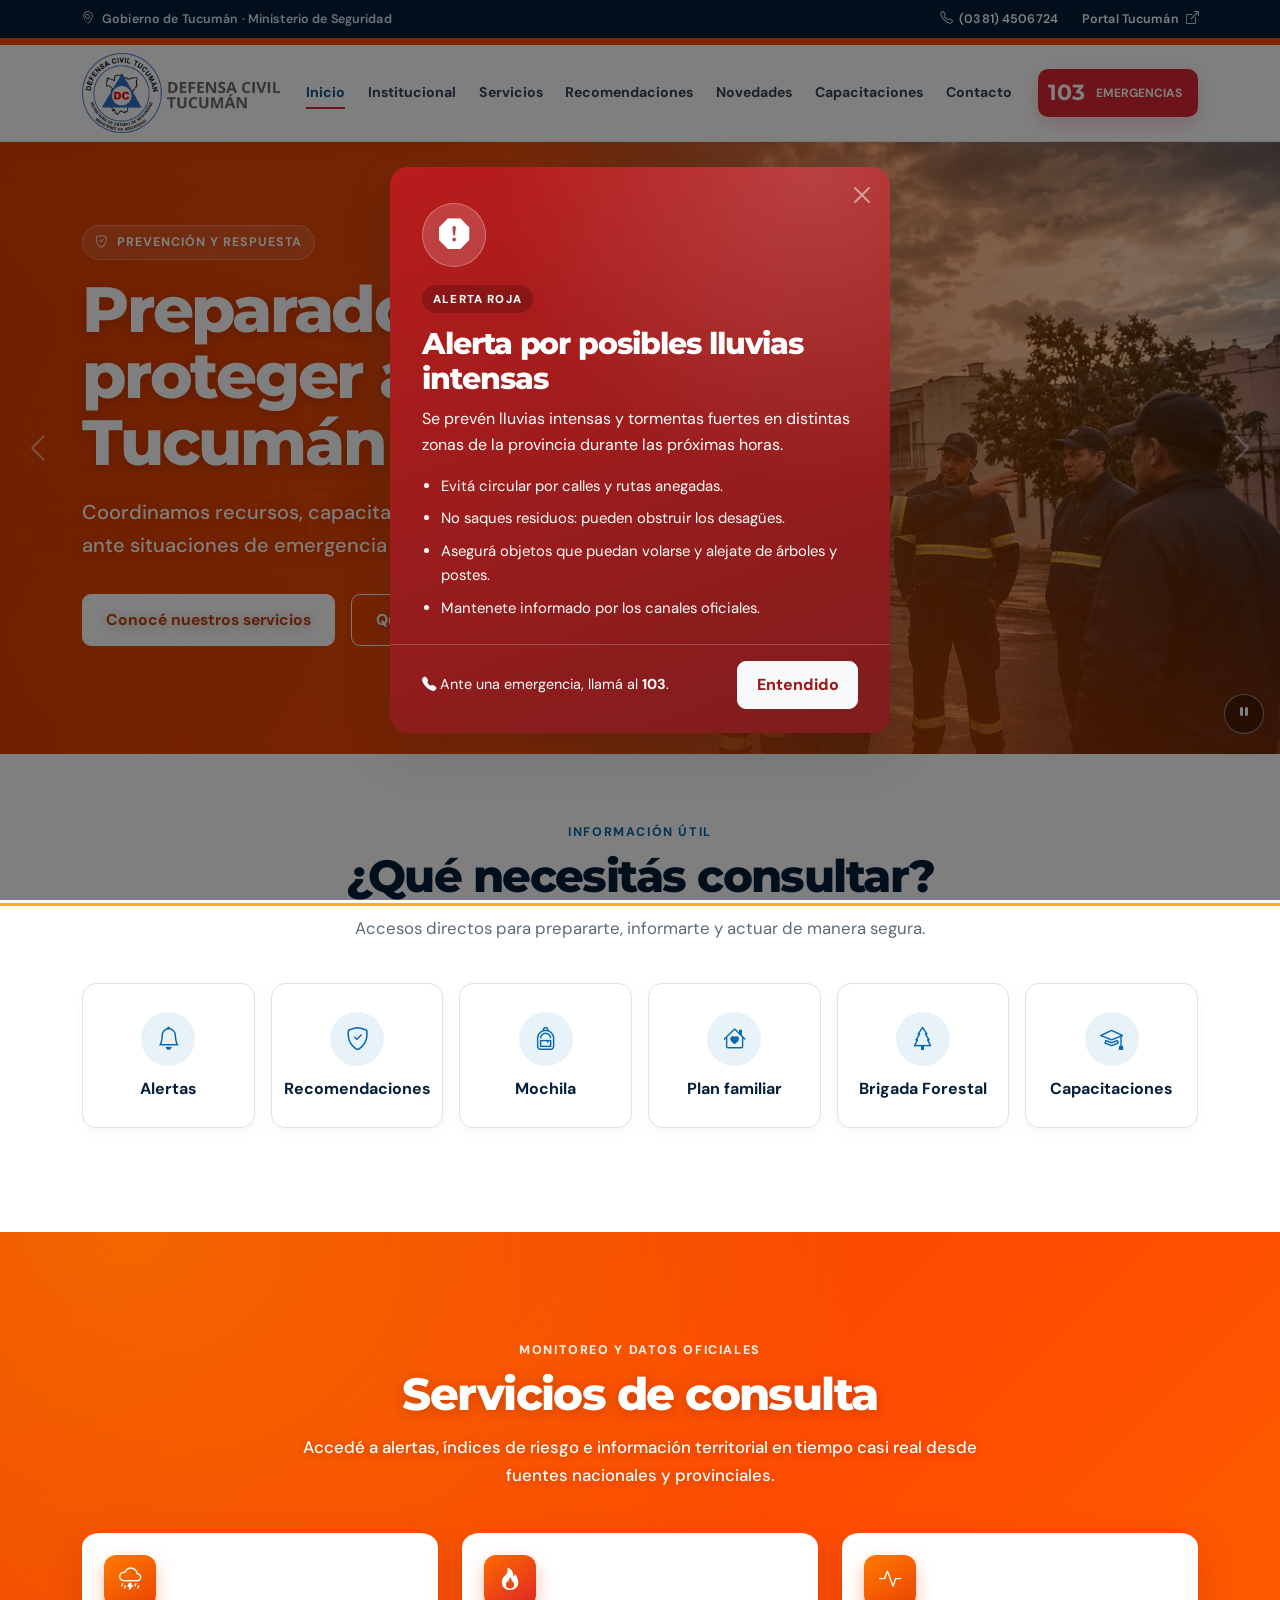
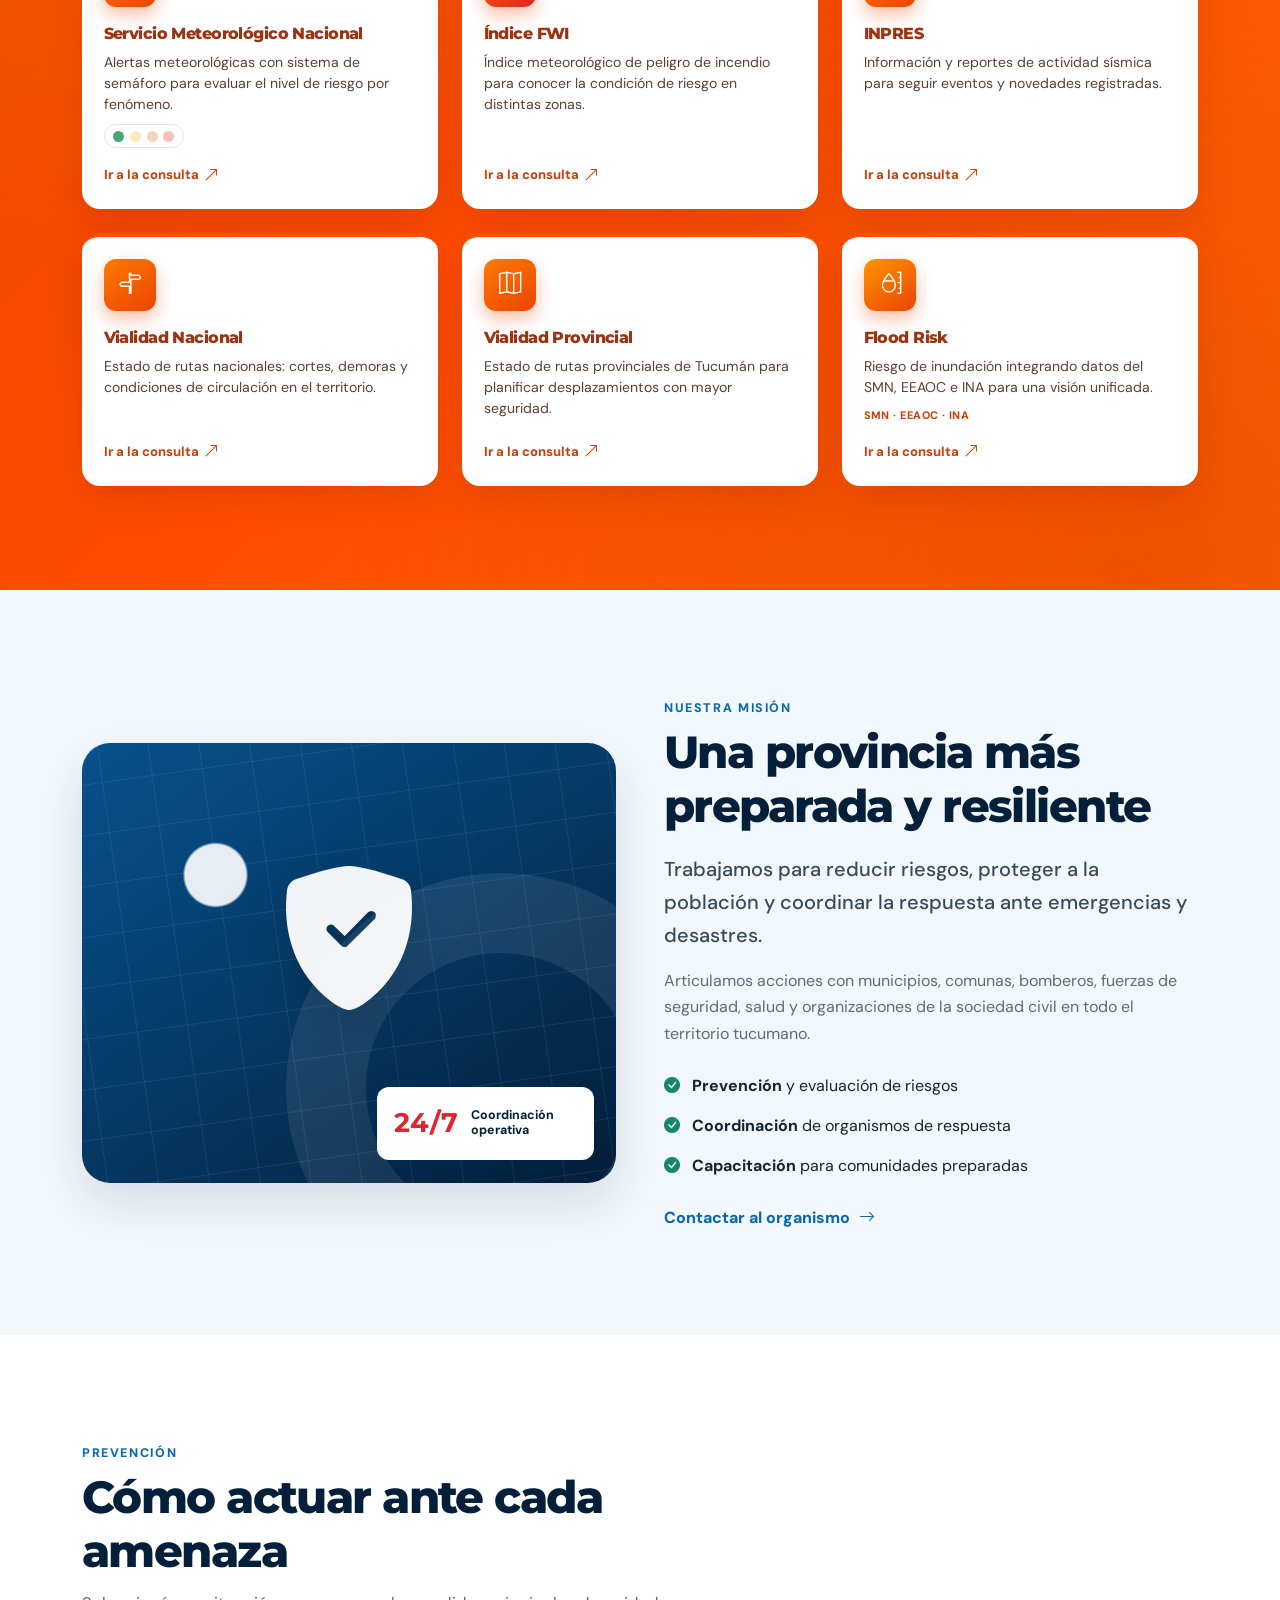
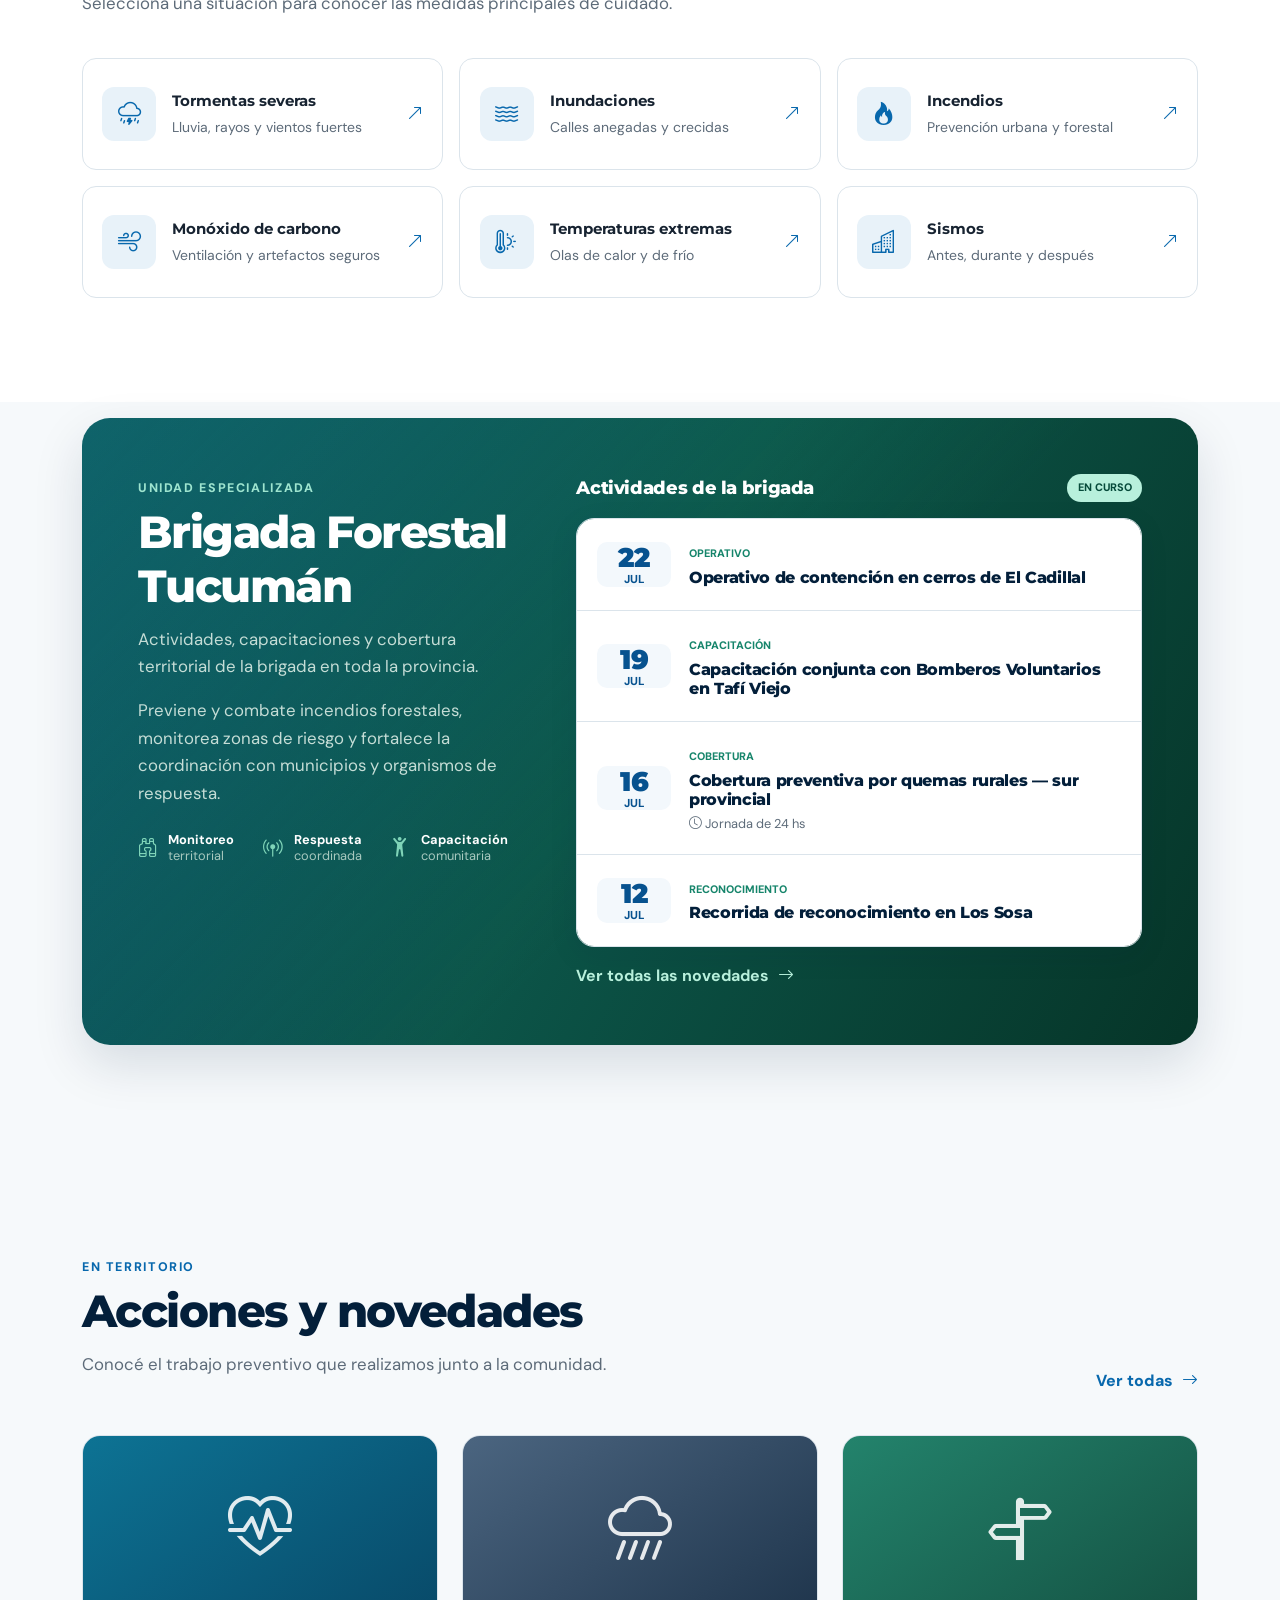
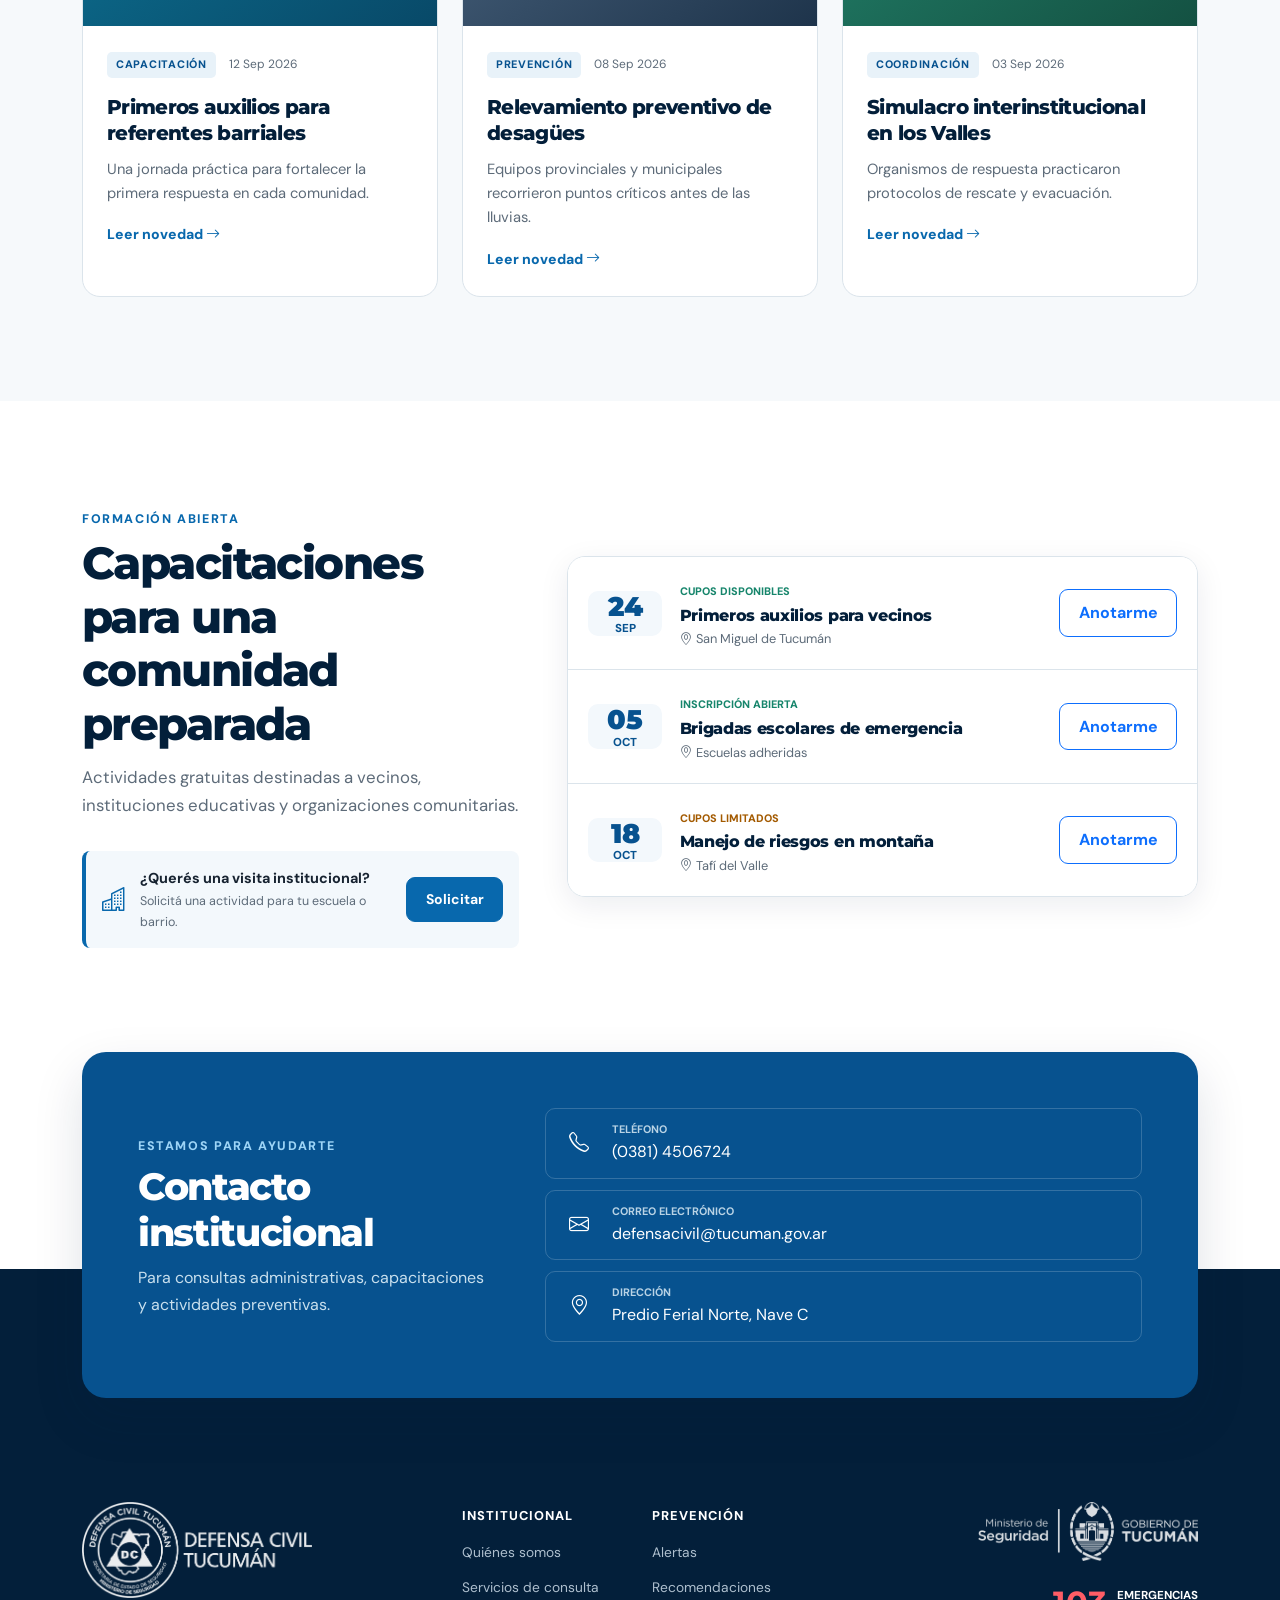
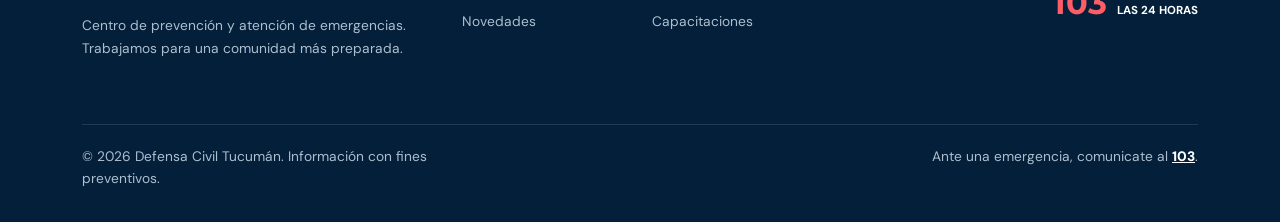
<file: index.html>
<!doctype html>
<html lang="es">
<head>
  <meta charset="utf-8">
  <meta name="viewport" content="width=device-width, initial-scale=1">
  <!-- Actualizar SITE_URL al publicar en producción (canonical, Open Graph, JSON-LD, sitemap). -->
  <!-- SITE_URL: https://defensacivil.tucuman.gob.ar -->

  <title>Defensa Civil Tucumán | Prevención, alertas y emergencias</title>
  <meta name="description" content="Portal oficial de Defensa Civil Tucumán: alertas SMN, índice FWI, prevención de riesgos, Brigada Forestal, capacitaciones y contacto. Ante una emergencia, llamá al 103.">
  <meta name="keywords" content="Defensa Civil Tucumán, emergencias, prevención, alertas meteorológicas, SMN, Brigada Forestal, inundaciones, incendios, sismos, capacitaciones, 103">
  <meta name="author" content="Defensa Civil — Gobierno de Tucumán">
  <meta name="robots" content="index, follow, max-image-preview:large, max-snippet:-1, max-video-preview:-1">
  <meta name="googlebot" content="index, follow">
  <meta name="referrer" content="strict-origin-when-cross-origin">
  <meta name="format-detection" content="telephone=yes">
  <meta name="theme-color" content="#ff4d00">
  <meta name="color-scheme" content="light">
  <meta name="application-name" content="Defensa Civil Tucumán">
  <meta name="apple-mobile-web-app-title" content="Defensa Civil">
  <meta name="apple-mobile-web-app-capable" content="yes">
  <meta name="mobile-web-app-capable" content="yes">

  <meta name="geo.region" content="AR-T">
  <meta name="geo.placename" content="San Miguel de Tucumán, Tucumán, Argentina">
  <meta name="geo.position" content="-26.8083;-65.2176">
  <meta name="ICBM" content="-26.8083, -65.2176">

  <link rel="canonical" href="https://defensacivil.tucuman.gob.ar/">
  <link rel="alternate" hreflang="es-AR" href="https://defensacivil.tucuman.gob.ar/">
  <link rel="alternate" hreflang="x-default" href="https://defensacivil.tucuman.gob.ar/">

  <link rel="manifest" href="manifest.webmanifest">
  <link rel="icon" href="img/pwa/favicon-32.png" type="image/png" sizes="32x32">
  <link rel="icon" href="img/pwa/icon-192.png" type="image/png" sizes="192x192">
  <link rel="apple-touch-icon" href="img/pwa/apple-touch-icon.png" sizes="180x180">

  <meta property="og:locale" content="es_AR">
  <meta property="og:type" content="website">
  <meta property="og:site_name" content="Defensa Civil Tucumán">
  <meta property="og:title" content="Defensa Civil Tucumán | Prevención, alertas y emergencias">
  <meta property="og:description" content="Información oficial para una comunidad preparada: consultas SMN y FWI, recomendaciones ante riesgos, novedades y capacitaciones. Emergencias: 103.">
  <meta property="og:url" content="https://defensacivil.tucuman.gob.ar/">
  <meta property="og:image" content="https://defensacivil.tucuman.gob.ar/img/hero-respuesta-emergencias.png">
  <meta property="og:image:secure_url" content="https://defensacivil.tucuman.gob.ar/img/hero-respuesta-emergencias.png">
  <meta property="og:image:type" content="image/png">
  <meta property="og:image:alt" content="Equipo de Defensa Civil Tucumán en operativo de respuesta ante emergencias">

  <meta name="twitter:card" content="summary_large_image">
  <meta name="twitter:title" content="Defensa Civil Tucumán | Prevención, alertas y emergencias">
  <meta name="twitter:description" content="Alertas, prevención y servicios de consulta para Tucumán. Ante una emergencia, llamá al 103 las 24 horas.">
  <meta name="twitter:image" content="https://defensacivil.tucuman.gob.ar/img/hero-respuesta-emergencias.png">
  <meta name="twitter:image:alt" content="Defensa Civil Tucumán — prevención y atención de emergencias">

  <script type="application/ld+json">
  {
    "@context": "https://schema.org",
    "@graph": [
      {
        "@type": "WebSite",
        "@id": "https://defensacivil.tucuman.gob.ar/#website",
        "url": "https://defensacivil.tucuman.gob.ar/",
        "name": "Defensa Civil Tucumán",
        "description": "Portal institucional de prevención, alertas y atención de emergencias de la Provincia de Tucumán.",
        "inLanguage": "es-AR",
        "publisher": { "@id": "https://defensacivil.tucuman.gob.ar/#organization" }
      },
      {
        "@type": "WebPage",
        "@id": "https://defensacivil.tucuman.gob.ar/#webpage",
        "url": "https://defensacivil.tucuman.gob.ar/",
        "name": "Defensa Civil Tucumán | Prevención, alertas y emergencias",
        "description": "Información oficial sobre prevención de riesgos, servicios de consulta, Brigada Forestal, novedades y capacitaciones.",
        "isPartOf": { "@id": "https://defensacivil.tucuman.gob.ar/#website" },
        "about": { "@id": "https://defensacivil.tucuman.gob.ar/#organization" },
        "inLanguage": "es-AR"
      },
      {
        "@type": "GovernmentOrganization",
        "@id": "https://defensacivil.tucuman.gob.ar/#organization",
        "name": "Defensa Civil Tucumán",
        "alternateName": "Defensa Civil — Provincia de Tucumán",
        "url": "https://defensacivil.tucuman.gob.ar/",
        "logo": {
          "@type": "ImageObject",
          "url": "https://defensacivil.tucuman.gob.ar/img/logo_DC_conletra.png"
        },
        "image": "https://defensacivil.tucuman.gob.ar/img/hero-respuesta-emergencias.png",
        "description": "Organismo provincial de prevención y coordinación ante emergencias y desastres.",
        "email": "defensacivil@tucuman.gov.ar",
        "telephone": "+54-381-4506724",
        "address": {
          "@type": "PostalAddress",
          "streetAddress": "Predio Ferial Norte, Nave C",
          "addressLocality": "San Miguel de Tucumán",
          "addressRegion": "Tucumán",
          "addressCountry": "AR"
        },
        "areaServed": {
          "@type": "AdministrativeArea",
          "name": "Provincia de Tucumán"
        },
        "parentOrganization": {
          "@type": "GovernmentOrganization",
          "name": "Gobierno de Tucumán — Ministerio de Seguridad"
        },
        "contactPoint": [
          {
            "@type": "ContactPoint",
            "contactType": "customer service",
            "telephone": "+54-381-4506724",
            "email": "defensacivil@tucuman.gov.ar",
            "areaServed": "AR-T",
            "availableLanguage": ["es"]
          },
          {
            "@type": "ContactPoint",
            "contactType": "emergency",
            "telephone": "103",
            "areaServed": "AR-T",
            "availableLanguage": ["es"],
            "hoursAvailable": {
              "@type": "OpeningHoursSpecification",
              "dayOfWeek": [
                "Monday", "Tuesday", "Wednesday", "Thursday", "Friday", "Saturday", "Sunday"
              ],
              "opens": "00:00",
              "closes": "23:59"
            }
          }
        ]
      }
    ]
  }
  </script>

  <link rel="preconnect" href="https://fonts.googleapis.com">
  <link rel="preconnect" href="https://fonts.gstatic.com" crossorigin>
  <link href="https://fonts.googleapis.com/css2?family=DM+Sans:wght@400;500;600;700&family=Montserrat:wght@700;800&display=swap" rel="stylesheet">
  <link href="https://cdn.jsdelivr.net/npm/bootstrap@5.3.8/dist/css/bootstrap.min.css" rel="stylesheet">
  <link href="https://cdn.jsdelivr.net/npm/bootstrap-icons@1.13.1/font/bootstrap-icons.min.css" rel="stylesheet">
  <link href="css/styles.css" rel="stylesheet">
</head>
<body data-bs-spy="scroll" data-bs-target="#mainNav" data-bs-root-margin="-120px 0px -55%">
  <a class="skip-link" href="#contenido">Saltar al contenido principal</a>

  <header>
    <div class="service-bar">
      <div class="container d-flex align-items-center justify-content-between gap-3">
        <p class="mb-0 d-none d-md-flex align-items-center gap-2">
          <i class="bi bi-geo-alt" aria-hidden="true"></i>
          <span>Gobierno de Tucumán · Ministerio de Seguridad</span>
        </p>
        <div class="service-links ms-auto">
          <a href="tel:+543814506724" class="d-none d-sm-inline-flex">
            <i class="bi bi-telephone" aria-hidden="true"></i> (0381) 4506724
          </a>
          <a href="https://www.tucuman.gob.ar/" target="_blank" rel="noopener">
            Portal Tucumán <i class="bi bi-box-arrow-up-right" aria-hidden="true"></i>
          </a>
        </div>
      </div>
    </div>

    <nav id="mainNav" class="navbar navbar-expand-lg bg-white sticky-top" aria-label="Navegación principal">
      <div class="container">
        <a class="navbar-brand" href="#inicio" aria-label="Defensa Civil Tucumán, inicio">
          <img src="img/logo_DC_conletra.png" alt="Defensa Civil Tucumán" width="308" height="118">
        </a>
        <div class="d-flex align-items-center gap-2 order-lg-2">
          <a class="emergency-btn d-none d-sm-inline-flex" href="tel:103" aria-label="Llamar al 103, emergencias">
            <span class="emergency-number">103</span>
            <span>Emergencias</span>
          </a>
          <button class="navbar-toggler" type="button" data-bs-toggle="collapse" data-bs-target="#navbarContent" aria-controls="navbarContent" aria-expanded="false" aria-label="Abrir menú">
            <span class="navbar-toggler-icon"></span>
          </button>
        </div>
        <div class="collapse navbar-collapse" id="navbarContent">
          <ul class="navbar-nav ms-auto me-lg-3">
            <li class="nav-item"><a class="nav-link active" href="#inicio">Inicio</a></li>
            <li class="nav-item"><a class="nav-link" href="#institucional">Institucional</a></li>
            <li class="nav-item"><a class="nav-link" href="#consultas">Servicios</a></li>
            <li class="nav-item"><a class="nav-link" href="#recomendaciones">Recomendaciones</a></li>
            <li class="nav-item"><a class="nav-link" href="#novedades">Novedades</a></li>
            <li class="nav-item"><a class="nav-link" href="#capacitaciones">Capacitaciones</a></li>
            <li class="nav-item"><a class="nav-link" href="#contacto">Contacto</a></li>
          </ul>
        </div>
      </div>
    </nav>
  </header>

  <main id="contenido">
    <section id="inicio" class="hero-section" aria-labelledby="hero-title">
      <div id="heroCarousel" class="carousel slide carousel-fade" data-bs-ride="carousel" data-bs-interval="8000">
        <div class="carousel-indicators">
          <button type="button" data-bs-target="#heroCarousel" data-bs-slide-to="0" class="active" aria-current="true" aria-label="Operativos de emergencia"></button>
          <button type="button" data-bs-target="#heroCarousel" data-bs-slide-to="1" aria-label="Prevención comunitaria"></button>
          <button type="button" data-bs-target="#heroCarousel" data-bs-slide-to="2" aria-label="Brigada Forestal"></button>
        </div>
        <div class="carousel-inner">
          <article class="carousel-item active">
            <img src="img/hero-respuesta-emergencias.png" class="hero-image" alt="Equipo de respuesta coordinando un operativo preventivo luego de una tormenta">
            <div class="hero-overlay"></div>
            <div class="container hero-content">
              <div class="hero-copy">
                <span class="eyebrow"><i class="bi bi-shield-check" aria-hidden="true"></i> Prevención y respuesta</span>
                <h1 id="hero-title">Preparados para proteger a Tucumán</h1>
                <p>Coordinamos recursos, capacitamos a la comunidad y actuamos ante situaciones de emergencia en toda la provincia.</p>
                <div class="d-flex flex-wrap gap-3">
                  <a class="btn btn-primary btn-lg" href="#consultas">Conocé nuestros servicios</a>
                  <a class="btn btn-outline-light btn-lg" href="#institucional">Quiénes somos</a>
                </div>
              </div>
            </div>
          </article>
          <article class="carousel-item">
            <img src="img/hero-prevencion-comunidad.png" class="hero-image" alt="Capacitación comunitaria para preparar una mochila de emergencia">
            <div class="hero-overlay"></div>
            <div class="container hero-content">
              <div class="hero-copy">
                <span class="eyebrow"><i class="bi bi-people" aria-hidden="true"></i> Comunidad preparada</span>
                <h2>La prevención empieza antes</h2>
                <p>Aprendé a organizar tu mochila de emergencia y un plan familiar para saber cómo actuar cuando más importa.</p>
                <a class="btn btn-primary btn-lg" href="#recomendaciones">Ver recomendaciones</a>
              </div>
            </div>
          </article>
          <article class="carousel-item">
            <img src="img/hero-brigada-forestal.png" class="hero-image" alt="Brigadistas forestales realizando tareas preventivas en los cerros tucumanos">
            <div class="hero-overlay"></div>
            <div class="container hero-content">
              <div class="hero-copy">
                <span class="eyebrow"><i class="bi bi-tree" aria-hidden="true"></i> Cuidamos nuestro territorio</span>
                <h2>Brigada Forestal Tucumán</h2>
                <p>Prevención, monitoreo y respuesta especializada para proteger nuestros bosques, comunidades y áreas naturales.</p>
                <a class="btn btn-primary btn-lg" href="#brigada">Conocer la Brigada</a>
              </div>
            </div>
          </article>
        </div>
        <button class="carousel-control-prev" type="button" data-bs-target="#heroCarousel" data-bs-slide="prev">
          <span class="carousel-control-prev-icon" aria-hidden="true"></span>
          <span class="visually-hidden">Anterior</span>
        </button>
        <button class="carousel-control-next" type="button" data-bs-target="#heroCarousel" data-bs-slide="next">
          <span class="carousel-control-next-icon" aria-hidden="true"></span>
          <span class="visually-hidden">Siguiente</span>
        </button>
        <button id="carouselToggle" class="carousel-toggle" type="button" aria-label="Pausar carrusel" aria-pressed="false">
          <i class="bi bi-pause-fill" aria-hidden="true"></i>
        </button>
      </div>
    </section>

    <section id="accesos-rapidos" class="quick-access section-padding" aria-labelledby="quick-title">
      <div class="container">
        <div class="section-heading text-center">
          <span class="section-label">Información útil</span>
          <h2 id="quick-title">¿Qué necesitás consultar?</h2>
          <p>Accesos directos para prepararte, informarte y actuar de manera segura.</p>
        </div>
        <div class="row g-3 justify-content-center">
          <div class="col-6 col-md-4 col-lg-2"><a class="quick-card" href="#consultas"><i class="bi bi-bell"></i><span>Alertas</span></a></div>
          <div class="col-6 col-md-4 col-lg-2"><a class="quick-card" href="#recomendaciones"><i class="bi bi-shield-check"></i><span>Recomendaciones</span></a></div>
          <div class="col-6 col-md-4 col-lg-2"><button class="quick-card w-100" type="button" data-topic="mochila"><i class="bi bi-backpack"></i><span>Mochila</span></button></div>
          <div class="col-6 col-md-4 col-lg-2"><button class="quick-card w-100" type="button" data-topic="plan"><i class="bi bi-house-heart"></i><span>Plan familiar</span></button></div>
          <div class="col-6 col-md-4 col-lg-2"><a class="quick-card" href="#brigada"><i class="bi bi-tree"></i><span>Brigada Forestal</span></a></div>
          <div class="col-6 col-md-4 col-lg-2"><a class="quick-card" href="#capacitaciones"><i class="bi bi-mortarboard"></i><span>Capacitaciones</span></a></div>
        </div>
      </div>
    </section>

    <section id="consultas" class="consultation-section section-padding" aria-labelledby="consultation-title">
      <div class="container">
        <div class="section-heading text-center">
          <span class="section-label">Monitoreo y datos oficiales</span>
          <h2 id="consultation-title">Servicios de consulta</h2>
          <p>Accedé a alertas, índices de riesgo e información territorial en tiempo casi real desde fuentes nacionales y provinciales.</p>
        </div>
        <div class="row g-3 g-lg-4">
          <div class="col-md-6 col-lg-4">
            <a class="consultation-card" href="consultas/smn.html">
              <span class="consultation-card-icon" aria-hidden="true"><i class="bi bi-cloud-lightning-rain"></i></span>
              <div class="consultation-card-body">
                <h3>Servicio Meteorológico Nacional</h3>
                <p>Alertas meteorológicas con sistema de semáforo para evaluar el nivel de riesgo por fenómeno.</p>
                <span class="consultation-semaphore" aria-hidden="true">
                  <span class="sem-dot sem-green"></span>
                  <span class="sem-dot sem-yellow"></span>
                  <span class="sem-dot sem-orange"></span>
                  <span class="sem-dot sem-red"></span>
                </span>
                <span class="consultation-card-cta">Ir a la consulta <i class="bi bi-arrow-up-right" aria-hidden="true"></i></span>
              </div>
            </a>
          </div>
          <div class="col-md-6 col-lg-4">
            <a class="consultation-card" href="consultas/fwi.html">
              <span class="consultation-card-icon consultation-card-icon-fire" aria-hidden="true"><i class="bi bi-fire"></i></span>
              <div class="consultation-card-body">
                <h3>Índice FWI</h3>
                <p>Índice meteorológico de peligro de incendio para conocer la condición de riesgo en distintas zonas.</p>
                <span class="consultation-card-cta">Ir a la consulta <i class="bi bi-arrow-up-right" aria-hidden="true"></i></span>
              </div>
            </a>
          </div>
          <div class="col-md-6 col-lg-4">
            <a class="consultation-card" href="consultas/inpres.html">
              <span class="consultation-card-icon" aria-hidden="true"><i class="bi bi-activity"></i></span>
              <div class="consultation-card-body">
                <h3>INPRES</h3>
                <p>Información y reportes de actividad sísmica para seguir eventos y novedades registradas.</p>
                <span class="consultation-card-cta">Ir a la consulta <i class="bi bi-arrow-up-right" aria-hidden="true"></i></span>
              </div>
            </a>
          </div>
          <div class="col-md-6 col-lg-4">
            <a class="consultation-card" href="consultas/vialidad-nacional.html">
              <span class="consultation-card-icon" aria-hidden="true"><i class="bi bi-signpost-split"></i></span>
              <div class="consultation-card-body">
                <h3>Vialidad Nacional</h3>
                <p>Estado de rutas nacionales: cortes, demoras y condiciones de circulación en el territorio.</p>
                <span class="consultation-card-cta">Ir a la consulta <i class="bi bi-arrow-up-right" aria-hidden="true"></i></span>
              </div>
            </a>
          </div>
          <div class="col-md-6 col-lg-4">
            <a class="consultation-card" href="consultas/vialidad-provincial.html">
              <span class="consultation-card-icon" aria-hidden="true"><i class="bi bi-map"></i></span>
              <div class="consultation-card-body">
                <h3>Vialidad Provincial</h3>
                <p>Estado de rutas provinciales de Tucumán para planificar desplazamientos con mayor seguridad.</p>
                <span class="consultation-card-cta">Ir a la consulta <i class="bi bi-arrow-up-right" aria-hidden="true"></i></span>
              </div>
            </a>
          </div>
          <div class="col-md-6 col-lg-4">
            <a class="consultation-card" href="consultas/flood-risk.html">
              <span class="consultation-card-icon consultation-card-icon-water" aria-hidden="true"><i class="bi bi-moisture"></i></span>
              <div class="consultation-card-body">
                <h3>Flood Risk</h3>
                <p>Riesgo de inundación integrando datos del SMN, EEAOC e INA para una visión unificada.</p>
                <span class="consultation-card-meta">SMN · EEAOC · INA</span>
                <span class="consultation-card-cta">Ir a la consulta <i class="bi bi-arrow-up-right" aria-hidden="true"></i></span>
              </div>
            </a>
          </div>
        </div>
      </div>
    </section>

    <section id="institucional" class="institutional-section section-padding" aria-labelledby="institutional-title">
      <div class="container">
        <div class="row align-items-center g-5">
          <div class="col-lg-6">
            <div class="institutional-visual" aria-hidden="true">
              <div class="visual-grid"></div>
              <div class="shield-mark"><i class="bi bi-shield-fill-check"></i></div>
              <div class="experience-card"><strong>24/7</strong><span>Coordinación operativa</span></div>
            </div>
          </div>
          <div class="col-lg-6">
            <span class="section-label">Nuestra misión</span>
            <h2 id="institutional-title">Una provincia más preparada y resiliente</h2>
            <p class="lead">Trabajamos para reducir riesgos, proteger a la población y coordinar la respuesta ante emergencias y desastres.</p>
            <p>Articulamos acciones con municipios, comunas, bomberos, fuerzas de seguridad, salud y organizaciones de la sociedad civil en todo el territorio tucumano.</p>
            <div class="institutional-points">
              <div><i class="bi bi-check-circle-fill" aria-hidden="true"></i><span><strong>Prevención</strong> y evaluación de riesgos</span></div>
              <div><i class="bi bi-check-circle-fill" aria-hidden="true"></i><span><strong>Coordinación</strong> de organismos de respuesta</span></div>
              <div><i class="bi bi-check-circle-fill" aria-hidden="true"></i><span><strong>Capacitación</strong> para comunidades preparadas</span></div>
            </div>
            <a href="#contacto" class="text-link">Contactar al organismo <i class="bi bi-arrow-right" aria-hidden="true"></i></a>
          </div>
        </div>
      </div>
    </section>

    <section id="recomendaciones" class="recommendations-section section-padding" aria-labelledby="recommendations-title">
      <div class="container">
        <div class="section-heading">
          <span class="section-label">Prevención</span>
          <h2 id="recommendations-title">Cómo actuar ante cada amenaza</h2>
          <p>Seleccioná una situación para conocer las medidas principales de cuidado.</p>
        </div>
        <div class="row g-3">
          <div class="col-sm-6 col-lg-4"><button class="recommendation-card" type="button" data-topic="tormentas"><span class="icon-wrap"><i class="bi bi-cloud-lightning-rain"></i></span><span><strong>Tormentas severas</strong><small>Lluvia, rayos y vientos fuertes</small></span><i class="bi bi-arrow-up-right"></i></button></div>
          <div class="col-sm-6 col-lg-4"><button class="recommendation-card" type="button" data-topic="inundaciones"><span class="icon-wrap"><i class="bi bi-water"></i></span><span><strong>Inundaciones</strong><small>Calles anegadas y crecidas</small></span><i class="bi bi-arrow-up-right"></i></button></div>
          <div class="col-sm-6 col-lg-4"><button class="recommendation-card" type="button" data-topic="incendios"><span class="icon-wrap"><i class="bi bi-fire"></i></span><span><strong>Incendios</strong><small>Prevención urbana y forestal</small></span><i class="bi bi-arrow-up-right"></i></button></div>
          <div class="col-sm-6 col-lg-4"><button class="recommendation-card" type="button" data-topic="monoxido"><span class="icon-wrap"><i class="bi bi-wind"></i></span><span><strong>Monóxido de carbono</strong><small>Ventilación y artefactos seguros</small></span><i class="bi bi-arrow-up-right"></i></button></div>
          <div class="col-sm-6 col-lg-4"><button class="recommendation-card" type="button" data-topic="calor"><span class="icon-wrap"><i class="bi bi-thermometer-sun"></i></span><span><strong>Temperaturas extremas</strong><small>Olas de calor y de frío</small></span><i class="bi bi-arrow-up-right"></i></button></div>
          <div class="col-sm-6 col-lg-4"><button class="recommendation-card" type="button" data-topic="sismos"><span class="icon-wrap"><i class="bi bi-buildings"></i></span><span><strong>Sismos</strong><small>Antes, durante y después</small></span><i class="bi bi-arrow-up-right"></i></button></div>
        </div>
      </div>
    </section>

    <section id="brigada" class="brigade-section section-padding" aria-labelledby="brigade-title">
      <div class="container">
        <div class="brigade-panel">
        <div class="row align-items-start g-5">
          <div class="col-lg-5">
            <span class="section-label section-label-light">Unidad especializada</span>
            <h2 id="brigade-title">Brigada Forestal Tucumán</h2>
            <p>Actividades, capacitaciones y cobertura territorial de la brigada en toda la provincia.</p>
            <p>Previene y combate incendios forestales, monitorea zonas de riesgo y fortalece la coordinación con municipios y organismos de respuesta.</p>
            <div class="brigade-stats">
              <div><i class="bi bi-binoculars" aria-hidden="true"></i><span><strong>Monitoreo</strong> territorial</span></div>
              <div><i class="bi bi-broadcast-pin" aria-hidden="true"></i><span><strong>Respuesta</strong> coordinada</span></div>
              <div><i class="bi bi-person-arms-up" aria-hidden="true"></i><span><strong>Capacitación</strong> comunitaria</span></div>
            </div>
          </div>
          <div class="col-lg-7">
            <div class="brigade-activities-heading">
              <h3 id="brigade-activities-title">Actividades de la brigada</h3>
              <span class="availability">En curso</span>
            </div>
            <div class="training-list brigade-activities" aria-labelledby="brigade-activities-title">
              <article>
                <time datetime="2026-07-22"><strong>22</strong> JUL</time>
                <div>
                  <span class="activity-tag">Operativo</span>
                  <h3>Operativo de contención en cerros de El Cadillal</h3>
                </div>
              </article>
              <article>
                <time datetime="2026-07-19"><strong>19</strong> JUL</time>
                <div>
                  <span class="activity-tag">Capacitación</span>
                  <h3>Capacitación conjunta con Bomberos Voluntarios en Tafí Viejo</h3>
                </div>
              </article>
              <article>
                <time datetime="2026-07-16"><strong>16</strong> JUL</time>
                <div>
                  <span class="activity-tag">Cobertura</span>
                  <h3>Cobertura preventiva por quemas rurales — sur provincial</h3>
                  <p><i class="bi bi-clock" aria-hidden="true"></i> Jornada de 24 hs</p>
                </div>
              </article>
              <article>
                <time datetime="2026-07-12"><strong>12</strong> JUL</time>
                <div>
                  <span class="activity-tag">Reconocimiento</span>
                  <h3>Recorrida de reconocimiento en Los Sosa</h3>
                </div>
              </article>
            </div>
            <a class="text-link text-link-light brigade-activities-link" href="#novedades">Ver todas las novedades <i class="bi bi-arrow-right" aria-hidden="true"></i></a>
          </div>
        </div>
        </div>
      </div>
    </section>

    <section id="novedades" class="news-section section-padding" aria-labelledby="news-title">
      <div class="container">
        <div class="section-heading heading-row">
          <div>
            <span class="section-label">En territorio</span>
            <h2 id="news-title">Acciones y novedades</h2>
            <p>Conocé el trabajo preventivo que realizamos junto a la comunidad.</p>
          </div>
          <button class="text-link d-none d-md-inline-flex" type="button" data-demo-action="noticias">Ver todas <i class="bi bi-arrow-right"></i></button>
        </div>
        <div class="row g-4">
          <article class="col-md-6 col-lg-4">
            <div class="news-card h-100">
              <div class="news-visual news-visual-training"><i class="bi bi-heart-pulse" aria-hidden="true"></i></div>
              <div class="news-body">
                <span class="news-category">Capacitación</span>
                <time datetime="2026-09-12">12 Sep 2026</time>
                <h3>Primeros auxilios para referentes barriales</h3>
                <p>Una jornada práctica para fortalecer la primera respuesta en cada comunidad.</p>
                <button type="button" data-demo-action="noticia">Leer novedad <i class="bi bi-arrow-right"></i></button>
              </div>
            </div>
          </article>
          <article class="col-md-6 col-lg-4">
            <div class="news-card h-100">
              <div class="news-visual news-visual-storm"><i class="bi bi-cloud-rain-heavy" aria-hidden="true"></i></div>
              <div class="news-body">
                <span class="news-category">Prevención</span>
                <time datetime="2026-09-08">08 Sep 2026</time>
                <h3>Relevamiento preventivo de desagües</h3>
                <p>Equipos provinciales y municipales recorrieron puntos críticos antes de las lluvias.</p>
                <button type="button" data-demo-action="noticia">Leer novedad <i class="bi bi-arrow-right"></i></button>
              </div>
            </div>
          </article>
          <article class="col-md-6 col-lg-4">
            <div class="news-card h-100">
              <div class="news-visual news-visual-field"><i class="bi bi-signpost-split" aria-hidden="true"></i></div>
              <div class="news-body">
                <span class="news-category">Coordinación</span>
                <time datetime="2026-09-03">03 Sep 2026</time>
                <h3>Simulacro interinstitucional en los Valles</h3>
                <p>Organismos de respuesta practicaron protocolos de rescate y evacuación.</p>
                <button type="button" data-demo-action="noticia">Leer novedad <i class="bi bi-arrow-right"></i></button>
              </div>
            </div>
          </article>
        </div>
        <button class="text-link d-md-none mt-4" type="button" data-demo-action="noticias">Ver todas <i class="bi bi-arrow-right"></i></button>
      </div>
    </section>

    <section id="capacitaciones" class="training-section section-padding" aria-labelledby="training-title">
      <div class="container">
        <div class="row align-items-center g-5">
          <div class="col-lg-5">
            <span class="section-label">Formación abierta</span>
            <h2 id="training-title">Capacitaciones para una comunidad preparada</h2>
            <p>Actividades gratuitas destinadas a vecinos, instituciones educativas y organizaciones comunitarias.</p>
            <div class="visit-cta">
              <i class="bi bi-buildings" aria-hidden="true"></i>
              <div><strong>¿Querés una visita institucional?</strong><span>Solicitá una actividad para tu escuela o barrio.</span></div>
              <button class="btn btn-sm btn-primary" type="button" data-demo-action="visita">Solicitar</button>
            </div>
          </div>
          <div class="col-lg-7">
            <div class="training-list">
              <article>
                <time datetime="2026-09-24"><strong>24</strong> SEP</time>
                <div><span class="availability">Cupos disponibles</span><h3>Primeros auxilios para vecinos</h3><p><i class="bi bi-geo-alt"></i> San Miguel de Tucumán</p></div>
                <button class="btn btn-outline-primary" type="button" data-demo-action="inscripcion">Anotarme</button>
              </article>
              <article>
                <time datetime="2026-10-05"><strong>05</strong> OCT</time>
                <div><span class="availability">Inscripción abierta</span><h3>Brigadas escolares de emergencia</h3><p><i class="bi bi-geo-alt"></i> Escuelas adheridas</p></div>
                <button class="btn btn-outline-primary" type="button" data-demo-action="inscripcion">Anotarme</button>
              </article>
              <article>
                <time datetime="2026-10-18"><strong>18</strong> OCT</time>
                <div><span class="availability availability-warning">Cupos limitados</span><h3>Manejo de riesgos en montaña</h3><p><i class="bi bi-geo-alt"></i> Tafí del Valle</p></div>
                <button class="btn btn-outline-primary" type="button" data-demo-action="inscripcion">Anotarme</button>
              </article>
            </div>
          </div>
        </div>
      </div>
    </section>

    <section id="contacto" class="contact-section" aria-labelledby="contact-title">
      <div class="container">
        <div class="contact-panel">
          <div>
            <span class="section-label section-label-light">Estamos para ayudarte</span>
            <h2 id="contact-title">Contacto institucional</h2>
            <p>Para consultas administrativas, capacitaciones y actividades preventivas.</p>
          </div>
          <div class="contact-grid">
            <a href="tel:+543814506724"><i class="bi bi-telephone"></i><span><small>Teléfono</small>(0381) 4506724</span></a>
            <a href="mailto:defensacivil@tucuman.gov.ar"><i class="bi bi-envelope"></i><span><small>Correo electrónico</small>defensacivil@tucuman.gov.ar</span></a>
            <a href="https://maps.google.com/?q=Predio+Ferial+Norte+Nave+C+Tucuman" target="_blank" rel="noopener"><i class="bi bi-geo-alt"></i><span><small>Dirección</small>Predio Ferial Norte, Nave C</span></a>
          </div>
        </div>
      </div>
    </section>
  </main>

  <footer class="site-footer">
    <div class="container">
      <div class="row g-4 align-items-start">
        <div class="col-lg-4">
          <img class="footer-dc-logo" src="img/logo_DC_white.png" alt="Defensa Civil Tucumán" width="930" height="391">
          <p>Centro de prevención y atención de emergencias. Trabajamos para una comunidad más preparada.</p>
        </div>
        <div class="col-6 col-lg-2">
          <h2>Institucional</h2>
          <ul><li><a href="#institucional">Quiénes somos</a></li><li><a href="#consultas">Servicios de consulta</a></li><li><a href="#novedades">Novedades</a></li></ul>
        </div>
        <div class="col-6 col-lg-2">
          <h2>Prevención</h2>
          <ul><li><a href="#consultas">Alertas</a></li><li><a href="#recomendaciones">Recomendaciones</a></li><li><a href="#capacitaciones">Capacitaciones</a></li></ul>
        </div>
        <div class="col-lg-4 footer-government">
          <img src="img/logo-seguridad.png" alt="Ministerio de Seguridad · Gobierno de Tucumán" width="990" height="268">
          <a class="footer-emergency" href="tel:103"><strong>103</strong><span>Emergencias<br>las 24 horas</span></a>
        </div>
      </div>
      <div class="footer-bottom">
        <p>© <span id="currentYear">2026</span> Defensa Civil Tucumán. Información con fines preventivos.</p>
        <p>Ante una emergencia, comunicate al <a href="tel:103">103</a>.</p>
      </div>
    </div>
  </footer>

  <a class="mobile-emergency" href="tel:103" aria-label="Llamar al 103, emergencias">
    <i class="bi bi-telephone-fill" aria-hidden="true"></i><span><strong>103</strong> Emergencias</span>
  </a>

  <div class="modal fade" id="infoModal" tabindex="-1" aria-labelledby="infoModalTitle" aria-hidden="true">
    <div class="modal-dialog modal-dialog-centered modal-lg">
      <div class="modal-content">
        <div class="modal-header">
          <div><span class="modal-label">Guía preventiva</span><h2 class="modal-title fs-4" id="infoModalTitle">Recomendaciones</h2></div>
          <button type="button" class="btn-close" data-bs-dismiss="modal" aria-label="Cerrar"></button>
        </div>
        <div class="modal-body" id="infoModalBody"></div>
        <div class="modal-footer">
          <p><i class="bi bi-telephone-fill" aria-hidden="true"></i> Si existe riesgo inmediato, llamá al <strong>103</strong>.</p>
          <button type="button" class="btn btn-secondary" data-bs-dismiss="modal">Entendido</button>
        </div>
      </div>
    </div>
  </div>

  <div class="modal fade alert-modal" id="alertModal" tabindex="-1" aria-labelledby="alertModalTitle" aria-describedby="alertModalMessage" aria-hidden="true">
    <div class="modal-dialog modal-dialog-centered">
      <div class="modal-content">
        <button type="button" class="btn-close btn-close-white alert-modal-close" data-bs-dismiss="modal" aria-label="Cerrar"></button>
        <div class="alert-modal-body">
          <span class="alert-modal-icon" aria-hidden="true"><i id="alertModalIcon" class="bi bi-exclamation-octagon-fill"></i></span>
          <span class="alert-modal-label" id="alertModalLabel">Alerta</span>
          <h2 class="alert-modal-title" id="alertModalTitle"></h2>
          <p class="alert-modal-message" id="alertModalMessage"></p>
          <ul class="alert-modal-list" id="alertModalList"></ul>
        </div>
        <div class="alert-modal-footer">
          <p><i class="bi bi-telephone-fill" aria-hidden="true"></i> Ante una emergencia, llamá al <strong>103</strong>.</p>
          <button type="button" class="btn btn-light" data-bs-dismiss="modal">Entendido</button>
        </div>
      </div>
    </div>
  </div>

  <div class="toast-container position-fixed bottom-0 end-0 p-3">
    <div id="demoToast" class="toast" role="status" aria-live="polite" aria-atomic="true">
      <div class="toast-header">
        <i class="bi bi-info-circle-fill text-primary me-2" aria-hidden="true"></i>
        <strong class="me-auto">Sitio demostrativo</strong>
        <button type="button" class="btn-close" data-bs-dismiss="toast" aria-label="Cerrar"></button>
      </div>
      <div class="toast-body">Esta función estará disponible al conectar el sitio con el sistema institucional.</div>
    </div>
  </div>

  <script src="https://cdn.jsdelivr.net/npm/bootstrap@5.3.8/dist/js/bootstrap.bundle.min.js"></script>
  <script src="js/scripts.js"></script>
</body>
</html>
</file>
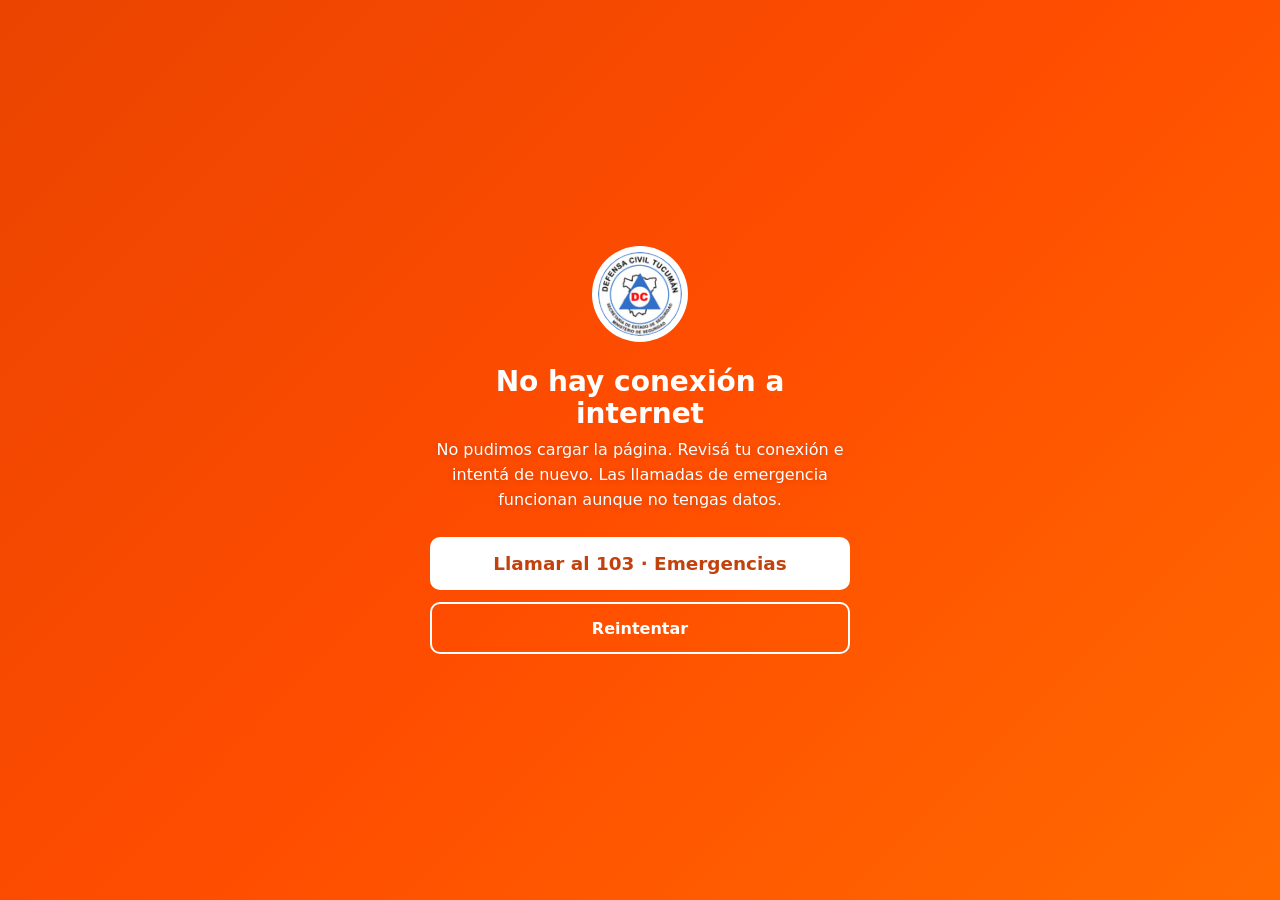
<file: offline.html>
<!doctype html>
<html lang="es">
<head>
  <meta charset="utf-8">
  <meta name="viewport" content="width=device-width, initial-scale=1">
  <meta name="theme-color" content="#ff4d00">
  <meta name="robots" content="noindex">
  <title>Sin conexión | Defensa Civil Tucumán</title>
  <style>
    * { box-sizing: border-box; }
    body {
      min-height: 100vh;
      margin: 0;
      display: grid;
      place-items: center;
      padding: 1.5rem;
      color: #fff;
      background: linear-gradient(135deg, #ea4400 0%, #ff4d00 50%, #ff6a00 100%);
      font-family: system-ui, -apple-system, "Segoe UI", sans-serif;
      text-align: center;
    }
    main { max-width: 420px; }
    img {
      width: 96px;
      height: 96px;
      padding: 6px;
      background: #fff;
      border-radius: 50%;
    }
    h1 { margin: 1.25rem 0 0.5rem; font-size: 1.75rem; line-height: 1.15; }
    p { margin: 0 0 1.5rem; line-height: 1.55; text-shadow: 0 1px 6px rgba(120, 30, 0, 0.3); }
    .actions { display: grid; gap: 0.75rem; }
    a, button {
      display: block;
      padding: 0.9rem 1.2rem;
      border: 2px solid #fff;
      border-radius: 10px;
      font: inherit;
      font-weight: 800;
      text-decoration: none;
      cursor: pointer;
    }
    a { color: #c2410c; background: #fff; font-size: 1.15rem; }
    button { color: #fff; background: transparent; }
  </style>
</head>
<body>
  <main>
    <img src="[data-uri]" alt="Defensa Civil Tucumán" width="96" height="96">
    <h1>No hay conexión a internet</h1>
    <p>No pudimos cargar la página. Revisá tu conexión e intentá de nuevo. Las llamadas de emergencia funcionan aunque no tengas datos.</p>
    <div class="actions">
      <a href="tel:103">Llamar al 103 · Emergencias</a>
      <button type="button" onclick="location.reload()">Reintentar</button>
    </div>
  </main>
</body>
</html>
</file>
<file: css/styles.css>
:root {
  --dc-blue-950: #031f3a;
  --dc-blue-900: #073b6f;
  --dc-blue-800: #07528f;
  --dc-blue-700: #0868ad;
  --dc-blue-100: #e8f2f9;
  --dc-blue-50: #f3f8fc;
  --dc-red: #d92832;
  --dc-red-dark: #b71d27;
  --dc-yellow: #f4c542;
  --dc-green: #16856b;
  --dc-ink: #172331;
  --dc-muted: #5d6b79;
  --dc-border: #dbe4eb;
  --dc-surface: #ffffff;
  --dc-bg: #f6f9fb;
  --dc-radius: 18px;
  --dc-shadow-sm: 0 8px 30px rgba(3, 31, 58, 0.08);
  --dc-shadow: 0 20px 50px rgba(3, 31, 58, 0.13);
  --font-body: "DM Sans", system-ui, -apple-system, sans-serif;
  --font-display: "Montserrat", var(--font-body);
}

html {
  scroll-behavior: smooth;
  scroll-padding-top: 100px;
}

body {
  color: var(--dc-ink);
  background: var(--dc-surface);
  font-family: var(--font-body);
  line-height: 1.65;
  overflow-x: hidden;
}

body,
button,
a {
  -webkit-font-smoothing: antialiased;
}

header {
  position: sticky;
  z-index: 1025;
  top: -38px;
}

img {
  max-width: 100%;
}

a {
  color: var(--dc-blue-700);
}

h1,
h2,
h3 {
  color: var(--dc-blue-950);
  font-family: var(--font-display);
  font-weight: 800;
  letter-spacing: -0.035em;
}

.skip-link {
  position: fixed;
  z-index: 2000;
  top: 10px;
  left: 10px;
  padding: 0.75rem 1rem;
  color: #fff;
  background: var(--dc-blue-950);
  border-radius: 8px;
  transform: translateY(-150%);
  transition: transform 0.2s ease;
}

.skip-link:focus {
  color: #fff;
  transform: translateY(0);
}

:focus-visible {
  outline: 3px solid #f5b700 !important;
  outline-offset: 3px;
}

.service-bar {
  min-height: 38px;
  display: flex;
  align-items: center;
  color: #dce9f4;
  background: var(--dc-blue-950);
  font-size: 0.78rem;
  font-weight: 600;
  letter-spacing: 0.01em;
}

.service-links {
  display: flex;
  align-items: center;
  gap: 1.5rem;
}

.service-bar a {
  display: inline-flex;
  gap: 0.45rem;
  align-items: center;
  color: #fff;
  text-decoration: none;
}

.service-bar a:hover {
  text-decoration: underline;
}

.navbar {
  z-index: 1025;
  min-height: 84px;
  padding-block: 0.5rem;
  border-bottom: 1px solid rgba(3, 31, 58, 0.09);
  box-shadow: 0 5px 20px rgba(3, 31, 58, 0.04);
}

#mainNav {
  padding-top: calc(0.5rem + 7px);
}

#mainNav::before {
  content: "";
  position: absolute;
  top: 0;
  right: 0;
  left: 0;
  height: 7px;
  background: #ff4d00;
  pointer-events: none;
}

.navbar-brand {
  padding: 0;
}

.navbar-brand img {
  display: block;
  width: 210px;
  height: auto;
}

.navbar-nav {
  gap: 0.15rem;
}

.navbar .nav-link {
  position: relative;
  padding: 0.7rem 0.64rem !important;
  color: #334454;
  font-size: 0.88rem;
  font-weight: 700;
}

.navbar .nav-link::after {
  content: "";
  position: absolute;
  right: 0.65rem;
  bottom: 0.4rem;
  left: 0.65rem;
  height: 2px;
  background: var(--dc-red);
  transform: scaleX(0);
  transition: transform 0.2s ease;
}

.navbar .nav-link:hover,
.navbar .nav-link.active {
  color: var(--dc-blue-800);
}

.navbar .nav-link:hover::after,
.navbar .nav-link.active::after {
  transform: scaleX(1);
}

.navbar-toggler {
  padding: 0.5rem;
  border-color: var(--dc-border);
}

.emergency-btn {
  min-height: 48px;
  display: inline-flex;
  align-items: center;
  gap: 0.7rem;
  padding: 0.4rem 1rem 0.4rem 0.6rem;
  color: #fff;
  background: var(--dc-red);
  border-radius: 10px;
  box-shadow: 0 7px 18px rgba(217, 40, 50, 0.2);
  font-size: 0.75rem;
  font-weight: 700;
  line-height: 1;
  text-decoration: none;
  text-transform: uppercase;
}

.emergency-btn:hover {
  color: #fff;
  background: var(--dc-red-dark);
  transform: translateY(-1px);
}

.emergency-number {
  font-family: var(--font-display);
  font-size: 1.35rem;
}

.hero-section,
.hero-section .carousel-item {
  position: relative;
  min-height: clamp(540px, 68vh, 720px);
}

.hero-section .carousel-inner {
  background: #ff4d00;
}

.hero-image {
  position: absolute;
  inset: 0;
  width: 100%;
  height: 100%;
  object-fit: cover;
}

.hero-overlay {
  position: absolute;
  inset: 0;
  background:
    linear-gradient(90deg, rgba(234, 68, 0, 0.96) 0%, rgba(255, 77, 0, 0.9) 40%, rgba(255, 106, 0, 0.45) 72%, rgba(255, 120, 0, 0.2) 100%),
    linear-gradient(0deg, rgba(220, 50, 0, 0.35), transparent 50%);
}

.hero-content {
  position: relative;
  z-index: 2;
  min-height: clamp(540px, 68vh, 720px);
  display: flex;
  align-items: center;
  padding-top: 3.5rem;
  padding-bottom: 5rem;
}

.hero-copy {
  width: min(670px, 74%);
  color: #fff;
  text-shadow: 0 2px 12px rgba(120, 30, 0, 0.35);
}

.hero-copy h1,
.hero-copy h2 {
  max-width: 650px;
  margin: 1rem 0 1.25rem;
  color: #fff;
  font-size: clamp(2.5rem, 5vw, 4.75rem);
  line-height: 1.04;
}

.hero-copy p {
  max-width: 640px;
  margin-bottom: 2rem;
  color: #fff;
  font-weight: 500;
  font-size: clamp(1.05rem, 1.7vw, 1.25rem);
  line-height: 1.65;
}

.eyebrow {
  display: inline-flex;
  align-items: center;
  gap: 0.55rem;
  padding: 0.38rem 0.75rem;
  color: #fff;
  background: rgba(255, 255, 255, 0.12);
  border: 1px solid rgba(255, 255, 255, 0.24);
  border-radius: 99px;
  font-size: 0.78rem;
  font-weight: 700;
  letter-spacing: 0.08em;
  text-transform: uppercase;
  backdrop-filter: blur(8px);
}

.btn {
  --bs-btn-font-weight: 700;
  --bs-btn-border-radius: 9px;
  --bs-btn-padding-x: 1.15rem;
  --bs-btn-padding-y: 0.68rem;
}

.btn-lg {
  --bs-btn-padding-x: 1.45rem;
  --bs-btn-padding-y: 0.85rem;
  --bs-btn-font-size: 0.98rem;
}

.btn-primary {
  --bs-btn-bg: var(--dc-blue-700);
  --bs-btn-border-color: var(--dc-blue-700);
  --bs-btn-hover-bg: var(--dc-blue-800);
  --bs-btn-hover-border-color: var(--dc-blue-800);
  --bs-btn-active-bg: var(--dc-blue-900);
  --bs-btn-active-border-color: var(--dc-blue-900);
}

.hero-section .btn-primary {
  --bs-btn-color: #c2410c;
  --bs-btn-bg: #fff;
  --bs-btn-border-color: #fff;
  --bs-btn-hover-color: #7c2d12;
  --bs-btn-hover-bg: #ffedd5;
  --bs-btn-hover-border-color: #ffedd5;
  --bs-btn-active-color: #7c2d12;
  --bs-btn-active-bg: #fed7aa;
  --bs-btn-active-border-color: #fed7aa;
}

.carousel-control-prev,
.carousel-control-next {
  width: 6%;
}

.carousel-indicators {
  bottom: 1.7rem;
  gap: 0.45rem;
  margin-bottom: 0;
}

.carousel-indicators [data-bs-target] {
  width: 34px;
  height: 4px;
  margin: 0;
  border: 0;
  border-radius: 10px;
}

.carousel-toggle {
  position: absolute;
  z-index: 5;
  right: max(1rem, calc((100% - 1320px) / 2));
  bottom: 1.25rem;
  width: 40px;
  height: 40px;
  display: grid;
  place-items: center;
  color: #fff;
  background: rgba(0, 0, 0, 0.35);
  border: 1px solid rgba(255, 255, 255, 0.45);
  border-radius: 50%;
  backdrop-filter: blur(6px);
}

.carousel-toggle:hover {
  background: rgba(0, 0, 0, 0.65);
}

.status-section {
  position: relative;
  z-index: 10;
  background: linear-gradient(to bottom, var(--dc-bg) 65%, #fff 65%);
}

.status-section .container {
  position: relative;
  transform: translateY(-1.5rem);
}

.demo-note {
  position: absolute;
  z-index: 2;
  top: -2rem;
  right: 1rem;
  display: inline-flex;
  align-items: center;
  gap: 0.4rem;
  padding: 0.4rem 0.75rem;
  color: #475767;
  background: #fff;
  border-radius: 8px 8px 0 0;
  font-size: 0.73rem;
  font-weight: 700;
}

.status-card {
  display: grid;
  grid-template-columns: minmax(280px, 1.3fr) minmax(350px, 1fr) auto;
  gap: 2rem;
  align-items: center;
  padding: 1.55rem 1.8rem;
  background: #fff;
  border-top: 5px solid var(--dc-yellow);
  border-radius: var(--dc-radius);
  box-shadow: var(--dc-shadow);
}

.status-main {
  display: flex;
  align-items: center;
  gap: 1.15rem;
}

.alert-symbol {
  width: 58px;
  height: 58px;
  flex: 0 0 58px;
  display: grid;
  place-items: center;
  color: #6f5500;
  background: #fff6d7;
  border-radius: 14px;
  font-size: 1.55rem;
}

.status-kicker {
  color: var(--dc-muted);
  font-size: 0.72rem;
  font-weight: 800;
  letter-spacing: 0.08em;
  text-transform: uppercase;
}

.status-main h2 {
  margin: 0.1rem 0;
  font-size: clamp(1.1rem, 2vw, 1.4rem);
  letter-spacing: -0.02em;
}

.status-main p {
  margin: 0;
  color: var(--dc-muted);
  font-size: 0.88rem;
}

.status-data {
  display: grid;
  grid-template-columns: repeat(3, 1fr);
  border-right: 1px solid var(--dc-border);
  border-left: 1px solid var(--dc-border);
}

.status-data div {
  padding: 0 1.2rem;
}

.status-data div + div {
  border-left: 1px solid var(--dc-border);
}

.status-data span,
.status-data strong {
  display: block;
}

.status-data span {
  margin-bottom: 0.18rem;
  color: var(--dc-muted);
  font-size: 0.72rem;
}

.status-data strong {
  color: var(--dc-ink);
  font-size: 0.84rem;
}

.status-data .level-yellow {
  color: #8a6800;
}

.status-data .level-yellow i {
  margin-right: 0.25rem;
  color: var(--dc-yellow);
  font-size: 0.62rem;
}

.section-padding {
  padding: 6.5rem 0;
}

.section-heading {
  max-width: 720px;
  margin-bottom: 2.5rem;
}

.section-heading.text-center {
  margin-right: auto;
  margin-left: auto;
}

.section-heading h2,
.institutional-section h2,
.training-section h2 {
  margin: 0.35rem 0 0.75rem;
  font-size: clamp(2rem, 3.5vw, 3.1rem);
}

.section-heading p,
.training-section > .container > .row > div > p {
  color: var(--dc-muted);
  font-size: 1.05rem;
}

.section-label {
  display: inline-block;
  color: var(--dc-blue-700);
  font-size: 0.78rem;
  font-weight: 800;
  letter-spacing: 0.13em;
  text-transform: uppercase;
}

.section-label-light {
  color: #9ed5f7;
}

.quick-access {
  padding-top: 4rem;
}

.quick-card {
  min-height: 145px;
  display: flex;
  flex-direction: column;
  gap: 0.85rem;
  align-items: center;
  justify-content: center;
  padding: 1.25rem 0.75rem;
  color: var(--dc-blue-950);
  background: #fff;
  border: 1px solid var(--dc-border);
  border-radius: 14px;
  box-shadow: 0 4px 15px rgba(3, 31, 58, 0.035);
  font-weight: 700;
  line-height: 1.25;
  text-align: center;
  text-decoration: none;
  transition: 0.2s ease;
}

button.quick-card {
  font-family: inherit;
}

.quick-card i {
  width: 54px;
  height: 54px;
  display: grid;
  place-items: center;
  color: var(--dc-blue-700);
  background: var(--dc-blue-100);
  border-radius: 50%;
  font-size: 1.45rem;
  transition: 0.2s ease;
}

.quick-card:hover {
  color: var(--dc-blue-900);
  border-color: #a9c7dc;
  box-shadow: var(--dc-shadow-sm);
  transform: translateY(-4px);
}

.quick-card:hover i {
  color: #fff;
  background: var(--dc-blue-700);
}

.consultation-section {
  position: relative;
  background:
    radial-gradient(ellipse at 10% 0%, rgba(255, 140, 0, 0.45), transparent 45%),
    radial-gradient(ellipse at 90% 100%, rgba(220, 50, 0, 0.4), transparent 50%),
    linear-gradient(135deg, #ea4400 0%, #ff4d00 50%, #ff6a00 100%);
  border-top: 0;
  border-bottom: 0;
}

.consultation-section .section-label {
  color: #fff;
  opacity: 0.92;
}

.consultation-section .section-heading h2 {
  color: #fff;
  text-shadow: 0 2px 12px rgba(120, 30, 0, 0.3);
}

.consultation-section .section-heading p {
  color: #fff;
  font-weight: 500;
  text-shadow: 0 1px 8px rgba(120, 30, 0, 0.3);
}

.consultation-card {
  height: 100%;
  display: flex;
  flex-direction: column;
  gap: 1rem;
  padding: 1.35rem;
  color: var(--dc-ink);
  background: #fff;
  border: 0;
  border-top: 4px solid #ff4d00;
  border-radius: var(--dc-radius);
  box-shadow: 0 14px 34px rgba(140, 35, 0, 0.22);
  text-decoration: none;
  transition: border-color 0.2s ease, box-shadow 0.2s ease, transform 0.2s ease;
}

.consultation-card:hover {
  color: var(--dc-ink);
  border-top-color: #c2410c;
  box-shadow: 0 20px 44px rgba(140, 35, 0, 0.34);
  transform: translateY(-4px);
}

.consultation-card-icon {
  width: 52px;
  height: 52px;
  display: grid;
  place-items: center;
  color: #fff;
  background: linear-gradient(145deg, #ff7a00, #ea4400);
  border-radius: 12px;
  font-size: 1.4rem;
  box-shadow: 0 8px 18px rgba(234, 68, 0, 0.35);
}

.consultation-card-icon-fire {
  background: linear-gradient(145deg, #ff6a00, #dc2626);
}

.consultation-card-icon-water {
  background: linear-gradient(145deg, #ff9500, #ea4400);
}

.consultation-card-body {
  display: flex;
  flex: 1;
  flex-direction: column;
  gap: 0.55rem;
}

.consultation-card h3 {
  margin: 0;
  color: #9a3412;
  font-size: 1.02rem;
  line-height: 1.25;
}

.consultation-card p {
  flex: 1;
  margin: 0;
  color: #5c4033;
  font-size: 0.88rem;
  line-height: 1.5;
}

.consultation-card-meta {
  color: #c2410c;
  font-size: 0.68rem;
  font-weight: 800;
  letter-spacing: 0.04em;
  text-transform: uppercase;
}

.consultation-semaphore {
  display: inline-flex;
  gap: 0.35rem;
  align-items: center;
  width: fit-content;
  padding: 0.35rem 0.55rem;
  background: #fff;
  border: 1px solid var(--dc-border);
  border-radius: 99px;
}

.sem-dot {
  width: 11px;
  height: 11px;
  border-radius: 50%;
  opacity: 0.35;
}

.sem-dot.sem-green {
  background: #48a676;
  opacity: 1;
}

.sem-dot.sem-yellow {
  background: #f4c542;
}

.sem-dot.sem-orange {
  background: #e8873a;
}

.sem-dot.sem-red {
  background: #df4a3e;
}

.consultation-card-cta {
  display: inline-flex;
  gap: 0.35rem;
  align-items: center;
  margin-top: 0.35rem;
  color: #c2410c;
  font-size: 0.82rem;
  font-weight: 800;
}

.consultation-card:hover .consultation-card-cta {
  color: #9a3412;
}

.consultation-card-cta i {
  font-size: 0.95rem;
  transition: transform 0.2s ease;
}

.consultation-card:hover .consultation-card-cta i {
  transform: translate(2px, -2px);
}

.institutional-section {
  position: relative;
  background: var(--dc-blue-50);
}

.institutional-visual {
  position: relative;
  min-height: 440px;
  overflow: hidden;
  background:
    radial-gradient(circle at 25% 30%, rgba(255, 255, 255, 0.9) 0 6%, transparent 6.5%),
    linear-gradient(145deg, var(--dc-blue-800), var(--dc-blue-950));
  border-radius: 28px;
  box-shadow: var(--dc-shadow);
}

.visual-grid {
  position: absolute;
  inset: 0;
  opacity: 0.16;
  background-image:
    linear-gradient(rgba(255,255,255,.5) 1px, transparent 1px),
    linear-gradient(90deg, rgba(255,255,255,.5) 1px, transparent 1px);
  background-size: 42px 42px;
  transform: rotate(-8deg) scale(1.2);
}

.institutional-visual::after {
  content: "";
  position: absolute;
  right: -100px;
  bottom: -120px;
  width: 430px;
  height: 430px;
  border: 80px solid rgba(255, 255, 255, 0.08);
  border-radius: 50%;
}

.shield-mark {
  position: absolute;
  top: 50%;
  left: 50%;
  color: rgba(255, 255, 255, 0.95);
  font-size: 9rem;
  filter: drop-shadow(0 14px 20px rgba(0,0,0,.18));
  transform: translate(-50%, -58%);
}

.experience-card {
  position: absolute;
  z-index: 2;
  right: 1.4rem;
  bottom: 1.4rem;
  display: flex;
  gap: 0.8rem;
  align-items: center;
  padding: 0.9rem 1.1rem;
  color: var(--dc-blue-950);
  background: #fff;
  border-radius: 12px;
  box-shadow: var(--dc-shadow-sm);
}

.experience-card strong {
  color: var(--dc-red);
  font-family: var(--font-display);
  font-size: 1.7rem;
}

.experience-card span {
  max-width: 105px;
  font-size: 0.78rem;
  font-weight: 700;
  line-height: 1.2;
}

.institutional-section .lead {
  margin-top: 1.2rem;
  color: #37495a;
  font-weight: 500;
}

.institutional-section p:not(.lead) {
  color: var(--dc-muted);
}

.institutional-points {
  display: grid;
  gap: 0.85rem;
  margin: 1.6rem 0;
}

.institutional-points div {
  display: flex;
  gap: 0.75rem;
  align-items: center;
}

.institutional-points i {
  color: var(--dc-green);
}

.text-link {
  display: inline-flex;
  gap: 0.55rem;
  align-items: center;
  padding: 0;
  color: var(--dc-blue-700);
  background: transparent;
  border: 0;
  font-weight: 800;
  text-decoration: none;
}

.text-link:hover {
  color: var(--dc-blue-950);
}

.text-link i {
  transition: transform 0.2s ease;
}

.text-link:hover i {
  transform: translateX(4px);
}

.recommendations-section {
  background: #fff;
}

.recommendation-card {
  width: 100%;
  min-height: 112px;
  display: grid;
  grid-template-columns: auto 1fr auto;
  gap: 1rem;
  align-items: center;
  padding: 1.2rem;
  color: var(--dc-ink);
  background: #fff;
  border: 1px solid var(--dc-border);
  border-radius: 14px;
  text-align: left;
  transition: 0.2s ease;
}

.recommendation-card:hover {
  border-color: var(--dc-blue-700);
  box-shadow: var(--dc-shadow-sm);
  transform: translateY(-2px);
}

.recommendation-card .icon-wrap {
  width: 54px;
  height: 54px;
  display: grid;
  place-items: center;
  color: var(--dc-blue-700);
  background: var(--dc-blue-100);
  border-radius: 12px;
  font-size: 1.45rem;
}

.recommendation-card strong,
.recommendation-card small {
  display: block;
}

.recommendation-card strong {
  margin-bottom: 0.2rem;
  font-family: var(--font-display);
  font-size: 0.92rem;
}

.recommendation-card small {
  color: var(--dc-muted);
}

.recommendation-card > i {
  color: var(--dc-blue-700);
}

.brigade-section {
  padding-top: 1rem;
  background: var(--dc-bg);
}

.brigade-panel {
  overflow: hidden;
  padding: clamp(2rem, 5vw, 3.5rem);
  color: #dcebf5;
  background:
    linear-gradient(135deg, rgba(22, 133, 107, 0.42), transparent 58%),
    linear-gradient(118deg, #0a4b69 0%, #0c5549 48%, #063528 100%);
  border-radius: 28px;
  box-shadow: var(--dc-shadow);
}

.brigade-panel h2 {
  margin: 0.35rem 0 0.75rem;
  color: #fff;
  font-size: clamp(2rem, 3.5vw, 3.1rem);
}

.brigade-panel .col-lg-5 > p {
  color: #c5ddd6;
  font-size: 1.05rem;
}

.brigade-panel .col-lg-5 > p + p {
  margin-bottom: 1.5rem;
}

.brigade-panel .section-label-light {
  color: #9ee4cf;
}

.brigade-stats {
  display: flex;
  flex-wrap: wrap;
  gap: 1.8rem;
  margin-top: 1.5rem;
}

.brigade-stats div {
  display: flex;
  gap: 0.65rem;
  align-items: center;
}

.brigade-stats i {
  color: #7fd4b8;
  font-size: 1.25rem;
}

.brigade-stats span,
.brigade-stats strong {
  display: block;
  font-size: 0.8rem;
  line-height: 1.25;
}

.brigade-stats strong {
  color: #fff;
}

.brigade-stats span {
  color: #a8c9bf;
}

.brigade-activities-heading {
  display: flex;
  flex-wrap: wrap;
  gap: 0.75rem 1rem;
  align-items: center;
  justify-content: space-between;
  margin-bottom: 1rem;
}

.brigade-activities-heading h3 {
  margin: 0;
  color: #fff;
  font-size: 1.15rem;
  letter-spacing: -0.02em;
}

.brigade-panel .brigade-activities-heading .availability {
  padding: 0.3rem 0.65rem;
  color: #064a3a;
  background: #b8f0dc;
  border-radius: 99px;
}

.brigade-activities {
  border-color: rgba(255, 255, 255, 0.22);
  box-shadow: 0 12px 40px rgba(2, 20, 16, 0.28);
}

.brigade-activities article {
  grid-template-columns: 74px 1fr;
}

.activity-tag {
  color: var(--dc-green);
  font-size: 0.68rem;
  font-weight: 800;
  text-transform: uppercase;
}

.text-link-light {
  color: #b8f0dc;
  font-weight: 700;
}

.text-link-light:hover {
  color: #fff;
}

.brigade-activities-link {
  margin-top: 1rem;
}

.news-section {
  background: var(--dc-bg);
}

.heading-row {
  max-width: none;
  display: flex;
  align-items: end;
  justify-content: space-between;
}

.news-card {
  overflow: hidden;
  background: #fff;
  border: 1px solid var(--dc-border);
  border-radius: var(--dc-radius);
  transition: 0.25s ease;
}

.news-card:hover {
  box-shadow: var(--dc-shadow-sm);
  transform: translateY(-4px);
}

.news-visual {
  min-height: 190px;
  display: grid;
  place-items: center;
  color: rgba(255,255,255,.88);
  font-size: 4rem;
}

.news-visual-training {
  background: linear-gradient(145deg, #0d7394, #084968);
}

.news-visual-storm {
  background: linear-gradient(145deg, #4b6580, #1e344b);
}

.news-visual-field {
  background: linear-gradient(145deg, #23836c, #145142);
}

.news-body {
  padding: 1.5rem;
}

.news-category {
  display: inline-block;
  margin-right: 0.55rem;
  padding: 0.25rem 0.55rem;
  color: var(--dc-blue-800);
  background: var(--dc-blue-100);
  border-radius: 5px;
  font-size: 0.68rem;
  font-weight: 800;
  letter-spacing: 0.07em;
  text-transform: uppercase;
}

.news-body time {
  color: var(--dc-muted);
  font-size: 0.75rem;
}

.news-body h3 {
  margin: 1rem 0 0.65rem;
  font-size: 1.22rem;
  line-height: 1.35;
}

.news-body p {
  color: var(--dc-muted);
  font-size: 0.92rem;
}

.news-body button {
  padding: 0;
  color: var(--dc-blue-700);
  background: transparent;
  border: 0;
  font-size: 0.88rem;
  font-weight: 800;
}

.training-section {
  background: #fff;
}

.visit-cta {
  display: grid;
  grid-template-columns: auto 1fr auto;
  gap: 0.9rem;
  align-items: center;
  margin-top: 2rem;
  padding: 1rem;
  background: var(--dc-blue-50);
  border-left: 4px solid var(--dc-blue-700);
  border-radius: 8px;
}

.visit-cta > i {
  color: var(--dc-blue-700);
  font-size: 1.5rem;
}

.visit-cta strong,
.visit-cta span {
  display: block;
}

.visit-cta strong {
  font-size: 0.9rem;
}

.visit-cta span {
  color: var(--dc-muted);
  font-size: 0.78rem;
}

.training-list {
  overflow: hidden;
  border: 1px solid var(--dc-border);
  border-radius: var(--dc-radius);
  box-shadow: var(--dc-shadow-sm);
}

.training-list article {
  display: grid;
  grid-template-columns: 74px 1fr auto;
  gap: 1.1rem;
  align-items: center;
  padding: 1.25rem;
  background: #fff;
}

.training-list article + article {
  border-top: 1px solid var(--dc-border);
}

.training-list time {
  display: flex;
  flex-direction: column;
  align-items: center;
  justify-content: center;
  color: var(--dc-blue-800);
  background: var(--dc-blue-50);
  border-radius: 10px;
  font-size: 0.72rem;
  font-weight: 800;
  line-height: 1.15;
}

.training-list time strong {
  font-family: var(--font-display);
  font-size: 1.7rem;
}

.training-list h3 {
  margin: 0.15rem 0 0.2rem;
  font-size: 1rem;
  letter-spacing: -0.02em;
}

.training-list p {
  margin: 0;
  color: var(--dc-muted);
  font-size: 0.8rem;
}

.availability {
  color: var(--dc-green);
  font-size: 0.68rem;
  font-weight: 800;
  text-transform: uppercase;
}

.availability-warning {
  color: #a35a00;
}

.contact-section {
  padding: 0 0 5.5rem;
  background: linear-gradient(#fff 50%, var(--dc-blue-950) 50%);
}

.contact-panel {
  display: grid;
  grid-template-columns: 0.75fr 1.25fr;
  gap: 3rem;
  align-items: center;
  padding: clamp(2rem, 5vw, 3.5rem);
  color: #d8e6f1;
  background: var(--dc-blue-800);
  border-radius: 24px;
  box-shadow: var(--dc-shadow);
}

.contact-panel h2 {
  margin: 0.35rem 0 0.6rem;
  color: #fff;
  font-size: clamp(1.8rem, 3vw, 2.55rem);
}

.contact-panel p {
  margin: 0;
  color: #c9e0ee;
}

.contact-grid {
  display: grid;
  gap: 0.7rem;
}

.contact-grid a {
  display: grid;
  grid-template-columns: 42px 1fr;
  gap: 0.8rem;
  align-items: center;
  padding: 0.75rem;
  color: #fff;
  border: 1px solid rgba(255,255,255,.18);
  border-radius: 10px;
  text-decoration: none;
  transition: background 0.2s ease;
}

.contact-grid a:hover {
  background: rgba(255,255,255,.1);
}

.contact-grid i {
  font-size: 1.25rem;
  text-align: center;
}

.contact-grid small,
.contact-grid span {
  display: block;
}

.contact-grid small {
  color: #b9d3e5;
  font-size: 0.68rem;
  font-weight: 700;
  text-transform: uppercase;
}

.site-footer {
  padding: 1rem 0 2rem;
  color: #aebfce;
  background: var(--dc-blue-950);
}

.footer-dc-logo {
  width: 230px;
  height: auto;
  margin-bottom: 1rem;
  opacity: 0.92;
}

.site-footer p {
  max-width: 380px;
  font-size: 0.86rem;
}

.site-footer h2 {
  margin: 0.4rem 0 1rem;
  color: #fff;
  font-family: var(--font-body);
  font-size: 0.8rem;
  letter-spacing: 0.08em;
  text-transform: uppercase;
}

.site-footer ul {
  margin: 0;
  padding: 0;
  list-style: none;
}

.site-footer li {
  margin-bottom: 0.5rem;
}

.site-footer li a {
  color: #aebfce;
  font-size: 0.86rem;
  text-decoration: none;
}

.site-footer li a:hover {
  color: #fff;
}

.footer-government {
  display: flex;
  flex-direction: column;
  align-items: flex-end;
}

.footer-government > img {
  width: 220px;
  height: auto;
  margin-bottom: 1rem;
  filter: grayscale(1) brightness(0) invert(1);
  opacity: 0.85;
}

.footer-emergency {
  display: inline-flex;
  gap: 0.65rem;
  align-items: center;
  color: #fff;
  text-decoration: none;
}

.footer-emergency strong {
  color: #ff5d66;
  font-family: var(--font-display);
  font-size: 2rem;
}

.footer-emergency span {
  font-size: 0.72rem;
  font-weight: 700;
  line-height: 1.25;
  text-transform: uppercase;
}

.footer-bottom {
  display: flex;
  justify-content: space-between;
  margin-top: 3rem;
  padding-top: 1.25rem;
  border-top: 1px solid rgba(255,255,255,.12);
}

.footer-bottom p {
  margin: 0;
}

.footer-bottom a {
  color: #fff;
  font-weight: 800;
}

.mobile-emergency {
  display: none;
}

.modal-content {
  overflow: hidden;
  border: 0;
  border-radius: var(--dc-radius);
  box-shadow: var(--dc-shadow);
}

.modal-header {
  padding: 1.5rem;
  background: var(--dc-blue-50);
  border-bottom-color: var(--dc-border);
}

.modal-label {
  color: var(--dc-blue-700);
  font-size: 0.7rem;
  font-weight: 800;
  letter-spacing: 0.1em;
  text-transform: uppercase;
}

.modal-body {
  padding: 1.5rem;
}

.modal-body .intro {
  color: var(--dc-muted);
}

.modal-body ul,
.modal-body ol {
  display: grid;
  gap: 0.75rem;
  padding-left: 1.3rem;
}

.modal-body li::marker {
  color: var(--dc-blue-700);
  font-weight: 800;
}

.modal-footer {
  justify-content: space-between;
  padding: 1rem 1.5rem;
  background: #fbfcfd;
}

.modal-footer p {
  margin: 0;
  color: var(--dc-red-dark);
}

.alert-modal {
  --alert-bg: #b91c1c;
  --alert-bg-dark: #7f1d1d;
  --alert-btn-text: #991b1b;
}

.alert-modal--orange {
  --alert-bg: #f25500;
  --alert-bg-dark: #c2410c;
  --alert-btn-text: #9a3412;
}

.alert-modal--green {
  --alert-bg: #15803d;
  --alert-bg-dark: #14532d;
  --alert-btn-text: #166534;
}

.alert-modal .modal-content {
  position: relative;
  color: #fff;
  background:
    radial-gradient(circle at 85% 0%, rgba(255, 255, 255, 0.16), transparent 45%),
    linear-gradient(160deg, var(--alert-bg) 0%, var(--alert-bg-dark) 100%);
}

.alert-modal-close {
  position: absolute;
  z-index: 2;
  top: 1rem;
  right: 1rem;
}

.alert-modal-body {
  padding: 2.25rem 2rem 1.5rem;
}

.alert-modal-icon {
  width: 64px;
  height: 64px;
  display: grid;
  place-items: center;
  margin-bottom: 1.1rem;
  background: rgba(255, 255, 255, 0.16);
  border: 1px solid rgba(255, 255, 255, 0.3);
  border-radius: 50%;
  font-size: 1.9rem;
}

.alert-modal.show .alert-modal-icon {
  animation: alert-pulse 1.8s ease-out infinite;
}

@keyframes alert-pulse {
  0% { box-shadow: 0 0 0 0 rgba(255, 255, 255, 0.45); }
  70% { box-shadow: 0 0 0 16px rgba(255, 255, 255, 0); }
  100% { box-shadow: 0 0 0 0 rgba(255, 255, 255, 0); }
}

.alert-modal-label {
  display: inline-block;
  padding: 0.3rem 0.7rem;
  background: rgba(0, 0, 0, 0.2);
  border-radius: 99px;
  font-size: 0.72rem;
  font-weight: 800;
  letter-spacing: 0.1em;
  text-transform: uppercase;
}

.alert-modal-title {
  margin: 0.85rem 0 0.6rem;
  color: #fff;
  font-size: clamp(1.5rem, 4vw, 1.9rem);
  line-height: 1.15;
}

.alert-modal-message {
  margin-bottom: 1rem;
  color: #fff;
  font-size: 1rem;
  line-height: 1.6;
}

.alert-modal-list {
  display: grid;
  gap: 0.5rem;
  margin: 0;
  padding-left: 1.2rem;
  font-size: 0.93rem;
}

.alert-modal-list:empty {
  display: none;
}

.alert-modal-footer {
  display: flex;
  flex-wrap: wrap;
  gap: 1rem;
  align-items: center;
  justify-content: space-between;
  padding: 1rem 2rem 1.5rem;
  border-top: 1px solid rgba(255, 255, 255, 0.2);
}

.alert-modal-footer p {
  margin: 0;
  font-size: 0.9rem;
}

.alert-modal-footer .btn-light {
  color: var(--alert-btn-text);
  font-weight: 800;
}

@media (prefers-reduced-motion: reduce) {
  .alert-modal.show .alert-modal-icon {
    animation: none;
  }
}

.toast {
  border: 0;
  box-shadow: var(--dc-shadow);
}

@media (max-width: 1199.98px) {
  .navbar-brand img {
    width: 185px;
  }

  .navbar .nav-link {
    padding-inline: 0.45rem !important;
    font-size: 0.82rem;
  }

  .status-card {
    grid-template-columns: 1fr auto;
  }

  .status-data {
    grid-column: 1 / -1;
    grid-row: 2;
    border: 0;
  }

  .status-data div:first-child {
    padding-left: 0;
  }
}

@media (max-width: 991.98px) {
  .navbar {
    min-height: 76px;
  }

  .navbar-collapse {
    margin: 0.75rem -0.75rem -0.5rem;
    padding: 0.75rem;
    border-top: 1px solid var(--dc-border);
  }

  .navbar .nav-link {
    padding: 0.65rem 0.5rem !important;
  }

  .navbar .nav-link::after {
    right: auto;
    bottom: 0.5rem;
    left: 0.5rem;
    width: 26px;
  }

  .hero-copy {
    width: 85%;
  }

  .status-card {
    gap: 1.25rem;
  }

  .institutional-visual {
    min-height: 370px;
  }

  .contact-panel {
    grid-template-columns: 1fr;
  }

}

@media (max-width: 767.98px) {
  html {
    scroll-padding-top: 82px;
  }

  header {
    top: -34px;
  }

  body {
    padding-bottom: 66px;
  }

  .section-padding {
    padding: 4.5rem 0;
  }

  .service-bar {
    min-height: 34px;
  }

  .service-links {
    width: 100%;
    justify-content: center;
  }

  .navbar-brand img {
    width: 165px;
  }

  .hero-section,
  .hero-section .carousel-item,
  .hero-content {
    min-height: 590px;
  }

  .hero-overlay {
    background: linear-gradient(90deg, rgba(234, 68, 0, 0.95), rgba(255, 77, 0, 0.85)), linear-gradient(0deg, rgba(220, 50, 0, 0.45), transparent);
  }

  .hero-image {
    object-position: 62% center;
  }

  .hero-copy {
    width: 100%;
  }

  .hero-copy h1,
  .hero-copy h2 {
    font-size: clamp(2.25rem, 11vw, 3.2rem);
  }

  .carousel-control-prev,
  .carousel-control-next {
    display: none;
  }

  .carousel-toggle {
    right: 1rem;
  }

  .status-section .container {
    transform: translateY(-1rem);
  }

  .demo-note {
    top: -1.85rem;
  }

  .status-card {
    grid-template-columns: 1fr;
    padding: 1.35rem;
  }

  .status-data {
    grid-column: auto;
    grid-row: auto;
    grid-template-columns: 1fr;
    gap: 0.6rem;
  }

  .status-data div,
  .status-data div:first-child {
    display: flex;
    justify-content: space-between;
    padding: 0.5rem 0;
    border-bottom: 1px solid var(--dc-border);
  }

  .status-data div + div {
    border-left: 0;
  }

  .quick-access {
    padding-top: 3rem;
  }

  .quick-card {
    min-height: 130px;
    font-size: 0.84rem;
  }

  .heading-row {
    display: block;
  }

  .training-list article {
    grid-template-columns: 62px 1fr;
  }

  .training-list article .btn {
    grid-column: 2;
    justify-self: start;
  }

  .footer-government {
    align-items: flex-start;
  }

  .footer-bottom {
    flex-direction: column;
    gap: 0.5rem;
  }

  .mobile-emergency {
    position: fixed;
    z-index: 1040;
    right: 0;
    bottom: 0;
    left: 0;
    height: 64px;
    display: flex;
    gap: 0.75rem;
    align-items: center;
    justify-content: center;
    color: #fff;
    background: var(--dc-red);
    box-shadow: 0 -8px 24px rgba(0,0,0,.18);
    font-weight: 700;
    text-decoration: none;
  }

  .mobile-emergency i {
    font-size: 1.25rem;
  }

  .mobile-emergency strong {
    margin-right: 0.2rem;
    font-family: var(--font-display);
    font-size: 1.35rem;
  }
}

@media (max-width: 575.98px) {
  .row.g-5 {
    --bs-gutter-x: 1.5rem;
  }

  .hero-content {
    padding-top: 2rem;
  }

  .hero-copy .btn {
    width: 100%;
  }

  .demo-note {
    right: 0.75rem;
    font-size: 0.64rem;
  }

  .status-main {
    align-items: flex-start;
  }

  .alert-symbol {
    width: 48px;
    height: 48px;
    flex-basis: 48px;
  }

  .institutional-visual {
    min-height: 300px;
  }

  .shield-mark {
    font-size: 7rem;
  }

  .recommendation-card {
    min-height: 100px;
  }

  .brigade-panel {
    padding: 2rem 1.4rem;
  }

  .brigade-stats {
    display: grid;
    gap: 1rem;
  }

  .brigade-activities article {
    grid-template-columns: 62px 1fr;
  }

  .visit-cta {
    grid-template-columns: auto 1fr;
  }

  .visit-cta .btn {
    grid-column: 2;
    justify-self: start;
  }

  .contact-panel {
    padding: 2rem 1.25rem;
  }

  .contact-grid a {
    grid-template-columns: 34px minmax(0, 1fr);
    overflow-wrap: anywhere;
  }

  .modal-footer {
    align-items: stretch;
    flex-direction: column;
  }
}

@media (prefers-reduced-motion: reduce) {
  html {
    scroll-behavior: auto;
  }

  *,
  *::before,
  *::after {
    scroll-behavior: auto !important;
    transition-duration: 0.01ms !important;
    animation-duration: 0.01ms !important;
    animation-iteration-count: 1 !important;
  }
}
</file>
